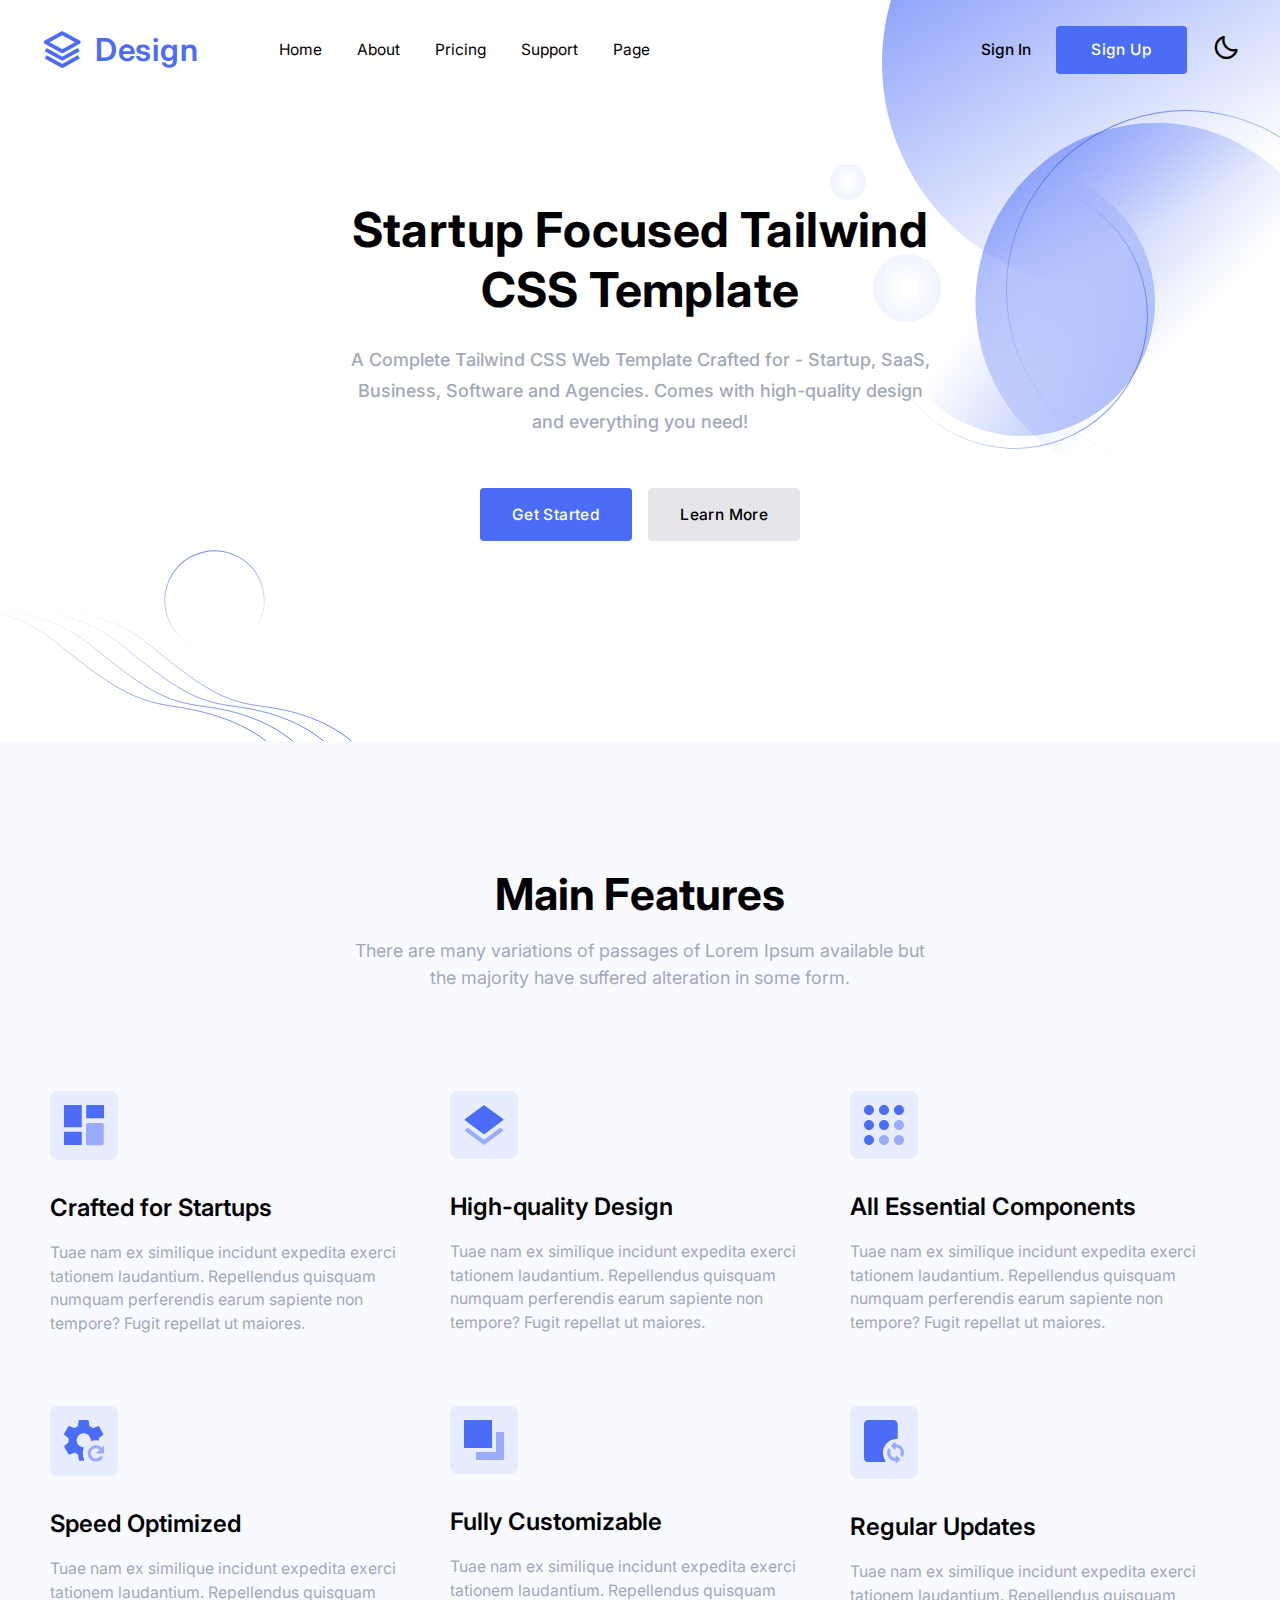
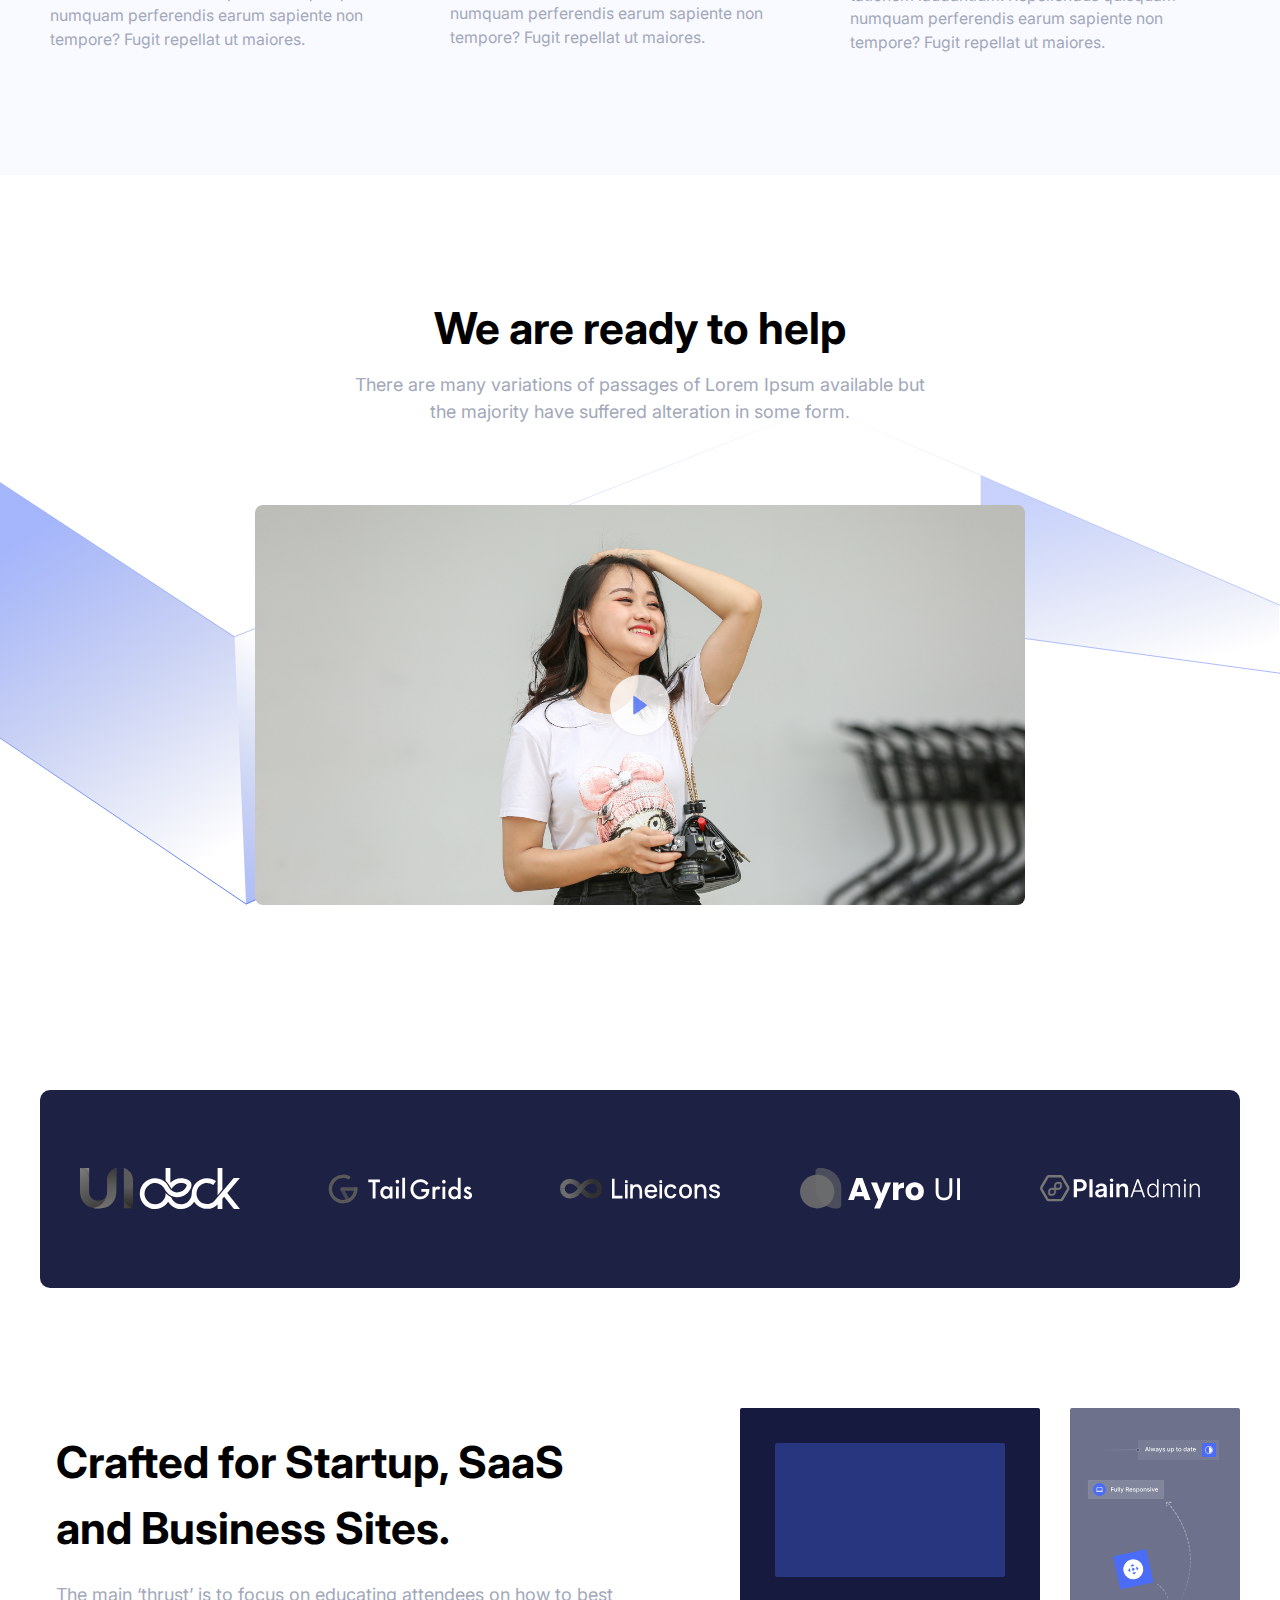
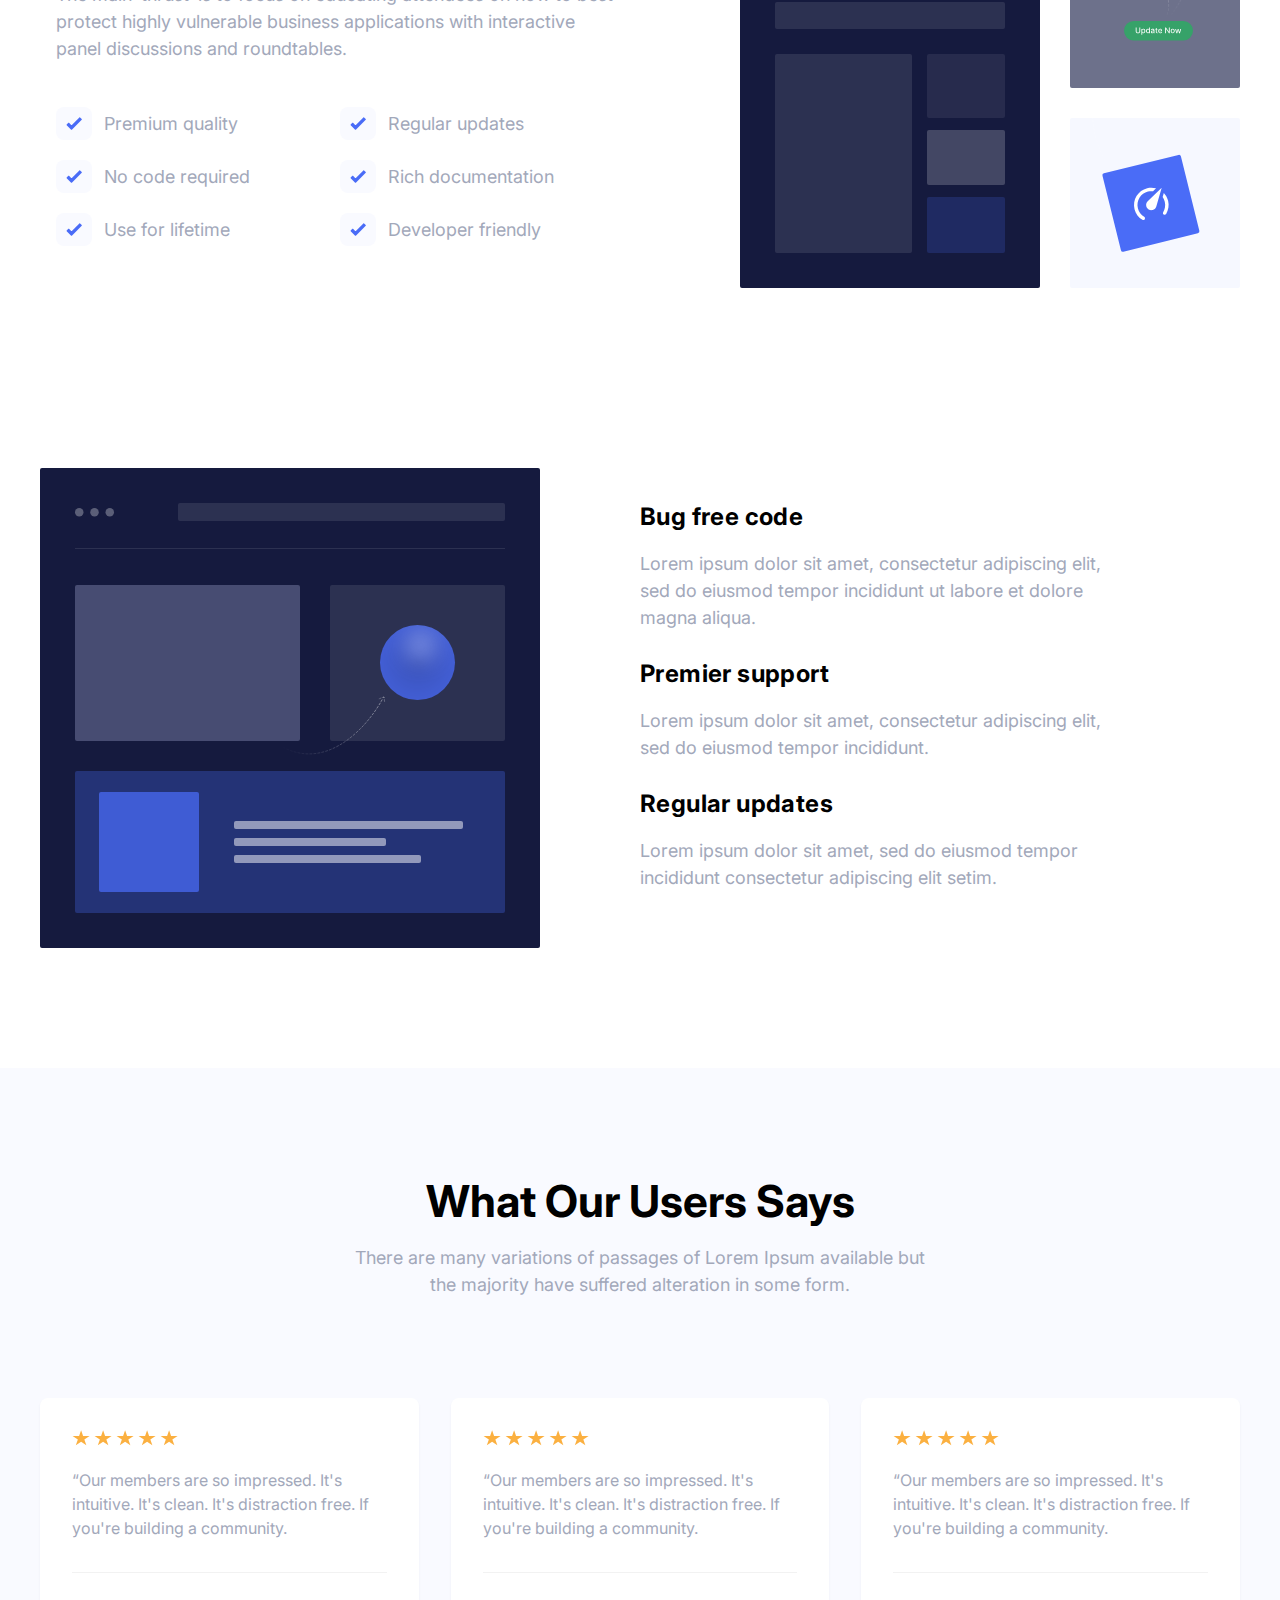
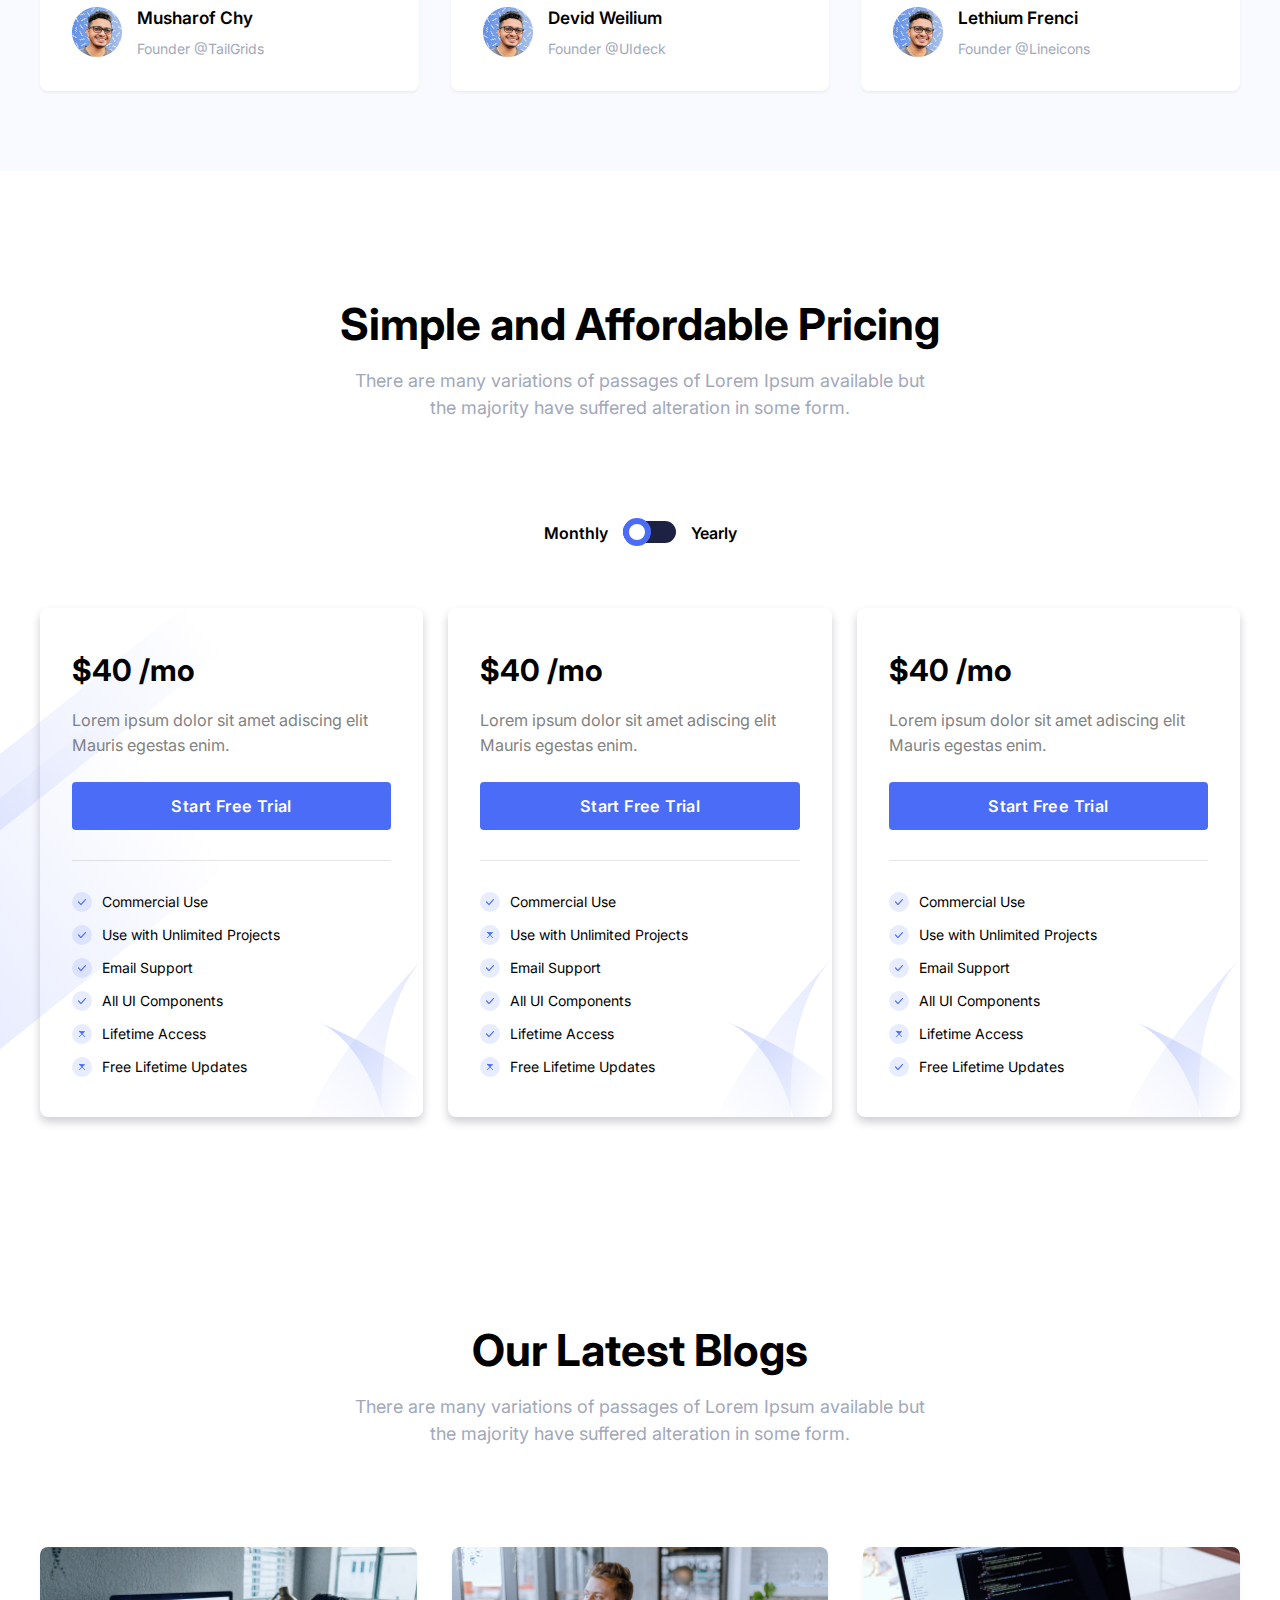
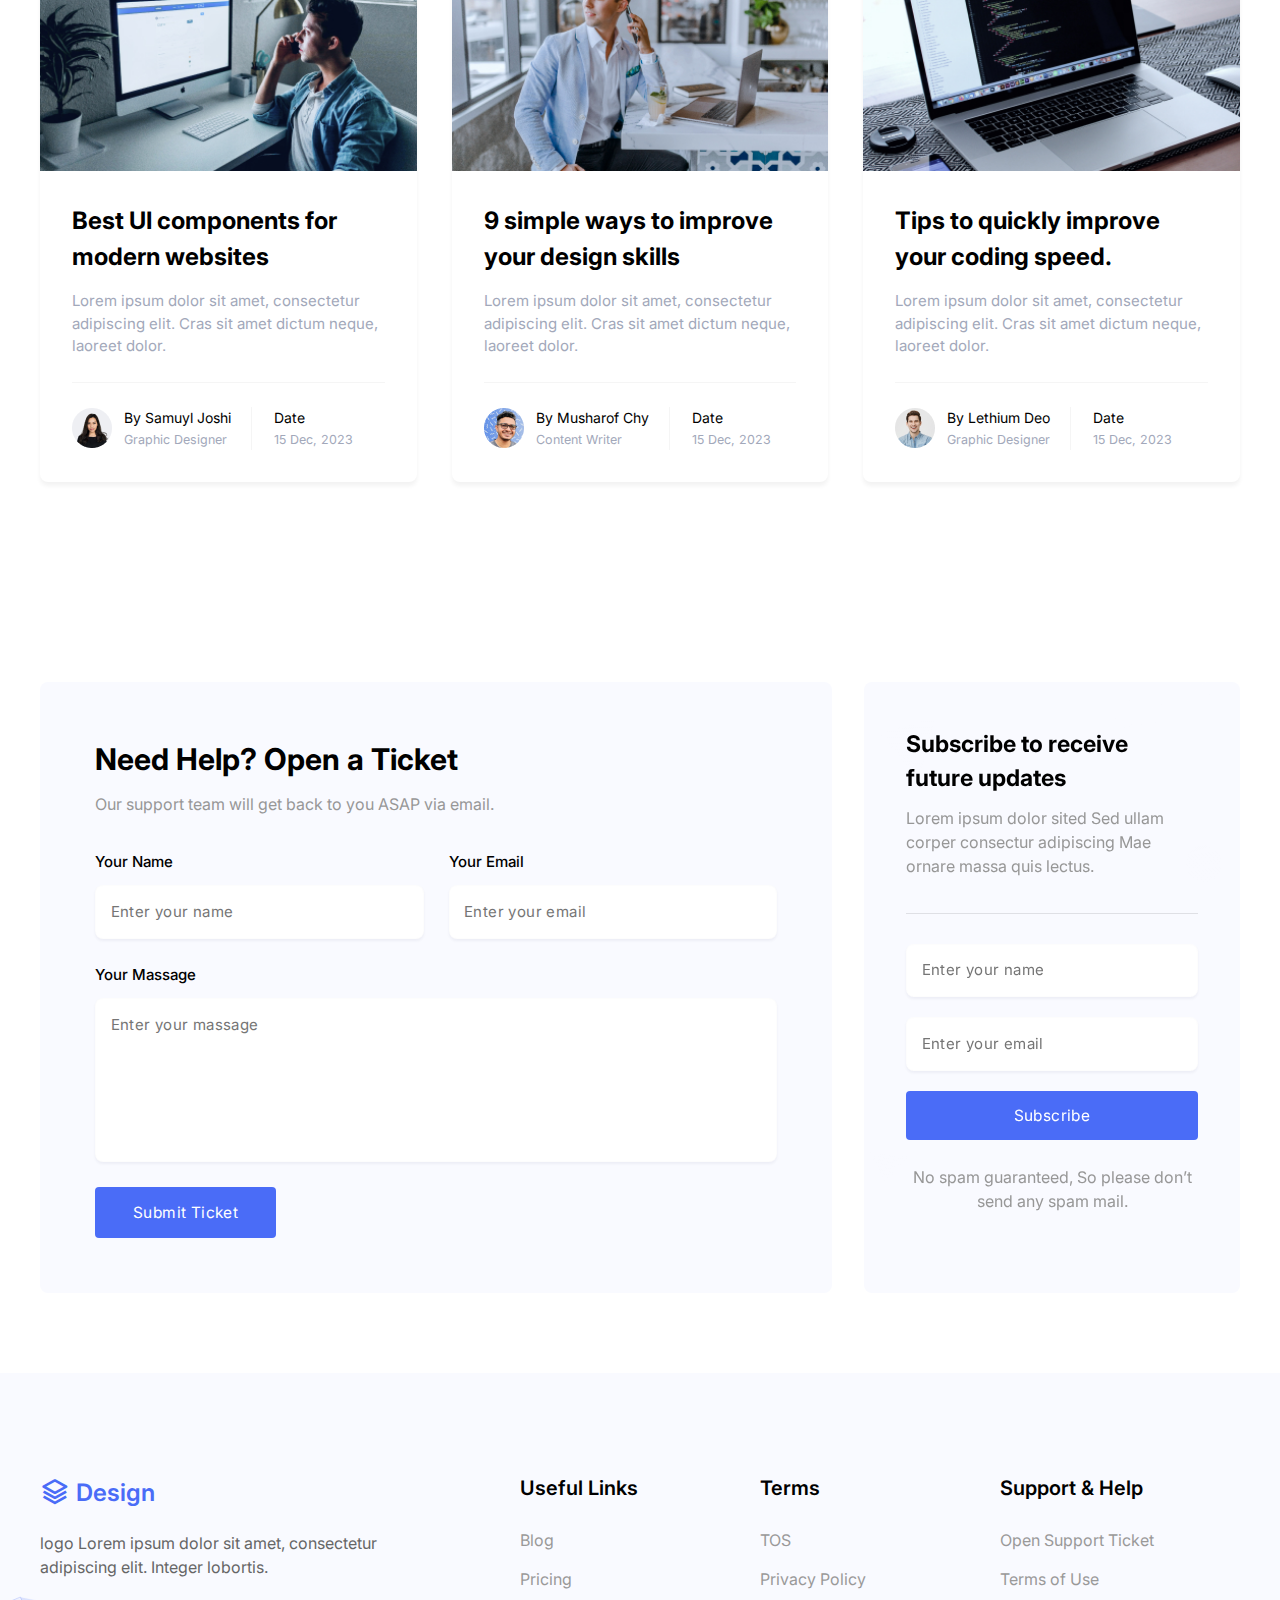
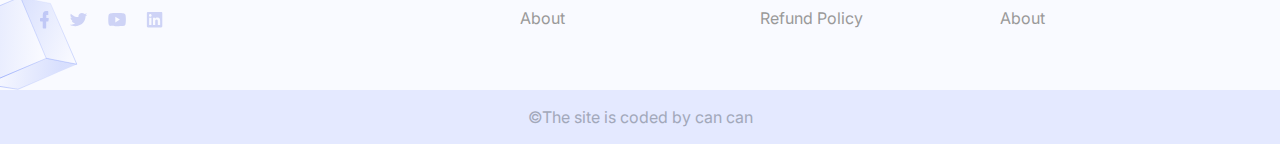
<file: index.html>
<!DOCTYPE html>
<html lang="en">
  <head>
    <meta charset="UTF-8" />
    <meta http-equiv="X-UA-Compatible" content="IE=edge" />
    <meta name="viewport" content="width=device-width, initial-scale=1.0" />
    <title>Design Template 1</title>
    <link rel="preconnect" href="https://fonts.googleapis.com" />
    <link rel="preconnect" href="https://fonts.gstatic.com" crossorigin />
    <link
      href="https://fonts.googleapis.com/css2?family=Inter:wght@100;200;300;400;500;600;700;800;900&display=swap"
      rel="stylesheet"
    />
    <link
      href="https://unpkg.com/boxicons@2.1.2/css/boxicons.min.css"
      rel="stylesheet"
    />
    <link rel="stylesheet" href="./css/style.css" />
  </head>

  <body>
    <!-- header -->
    <div class="header">
      <div class="navbar">
        <div class="container">
          <div class="header-container">
            <div class="header-left">
              <a href="#!" class="header-logo">
                <i class="bx bx-layer"></i>
                Design
              </a>
              <div class="header-navbar">
                <ul class="header-list">
                  <li class="header-items">
                    <a href="#!" class="header-links">Home</a>
                  </li>
                  <li class="header-items">
                    <a href="#!" class="header-links">About</a>
                  </li>
                  <li class="header-items">
                    <a href="#!" class="header-links">Pricing</a>
                  </li>
                  <li class="header-items">
                    <a href="#!" class="header-links">Support</a>
                  </li>
                  <li class="header-items">
                    <a href="#!" class="header-links">Page</a>
                  </li>
                </ul>
              </div>
            </div>
            <div class="header-right">
              <a href="#!">Sign In</a>
              <a href="#!" class="btn btn--primary">Sign Up</a>
              <a href="#!"><i class="bx bx-moon" id="darklight"></i></a>
              <div class="header-menu">
                <a href="#!">
                  <img src="./assets/image/menu.svg" alt="" />
                </a>
              </div>
            </div>
          </div>
        </div>
      </div>
      <div class="container">
        <div class="header-box">
          <h1 class="header-title">Startup Focused Tailwind CSS Template</h1>
          <p class="header-text">
            A Complete Tailwind CSS Web Template Crafted for - Startup, SaaS,
            Business, Software and Agencies. Comes with high-quality design and
            everything you need!
          </p>
          <a href="#!" class="btn btn--primary">Get Started</a>
          <a href="#!" class="btn btn--gray">Learn More</a>
        </div>
      </div>
      <div class="header-svgtop">
        <svg
          width="450"
          height="556"
          viewBox="0 0 450 556"
          fill="none"
          xmlns="http://www.w3.org/2000/svg"
        >
          <circle
            cx="277"
            cy="63"
            r="225"
            fill="url(#paint0_linear_25:217)"
          ></circle>
          <circle
            cx="17.9997"
            cy="182"
            r="18"
            fill="url(#paint1_radial_25:217)"
          ></circle>
          <circle
            cx="76.9997"
            cy="288"
            r="34"
            fill="url(#paint2_radial_25:217)"
          ></circle>
          <circle
            cx="325.486"
            cy="302.87"
            r="180"
            transform="rotate(-37.6852 325.486 302.87)"
            fill="url(#paint3_linear_25:217)"
          ></circle>
          <circle
            opacity="0.8"
            cx="184.521"
            cy="315.521"
            r="132.862"
            transform="rotate(114.874 184.521 315.521)"
            stroke="url(#paint4_linear_25:217)"
          ></circle>
          <circle
            opacity="0.8"
            cx="356"
            cy="290"
            r="179.5"
            transform="rotate(-30 356 290)"
            stroke="url(#paint5_linear_25:217)"
          ></circle>
          <circle
            opacity="0.8"
            cx="191.659"
            cy="302.659"
            r="133.362"
            transform="rotate(133.319 191.659 302.659)"
            fill="url(#paint6_linear_25:217)"
          ></circle>
          <defs>
            <linearGradient
              id="paint0_linear_25:217"
              x1="-54.5003"
              y1="-178"
              x2="222"
              y2="288"
              gradientUnits="userSpaceOnUse"
            >
              <stop stop-color="#4A6CF7"></stop>
              <stop offset="1" stop-color="#4A6CF7" stop-opacity="0"></stop>
            </linearGradient>
            <radialGradient
              id="paint1_radial_25:217"
              cx="0"
              cy="0"
              r="1"
              gradientUnits="userSpaceOnUse"
              gradientTransform="translate(17.9997 182) rotate(90) scale(18)"
            >
              <stop
                offset="0.145833"
                stop-color="#4A6CF7"
                stop-opacity="0"
              ></stop>
              <stop offset="1" stop-color="#4A6CF7" stop-opacity="0.08"></stop>
            </radialGradient>
            <radialGradient
              id="paint2_radial_25:217"
              cx="0"
              cy="0"
              r="1"
              gradientUnits="userSpaceOnUse"
              gradientTransform="translate(76.9997 288) rotate(90) scale(34)"
            >
              <stop
                offset="0.145833"
                stop-color="#4A6CF7"
                stop-opacity="0"
              ></stop>
              <stop offset="1" stop-color="#4A6CF7" stop-opacity="0.08"></stop>
            </radialGradient>
            <linearGradient
              id="paint3_linear_25:217"
              x1="226.775"
              y1="-66.1548"
              x2="292.157"
              y2="351.421"
              gradientUnits="userSpaceOnUse"
            >
              <stop stop-color="#4A6CF7"></stop>
              <stop offset="1" stop-color="#4A6CF7" stop-opacity="0"></stop>
            </linearGradient>
            <linearGradient
              id="paint4_linear_25:217"
              x1="184.521"
              y1="182.159"
              x2="184.521"
              y2="448.882"
              gradientUnits="userSpaceOnUse"
            >
              <stop stop-color="#4A6CF7"></stop>
              <stop offset="1" stop-color="white" stop-opacity="0"></stop>
            </linearGradient>
            <linearGradient
              id="paint5_linear_25:217"
              x1="356"
              y1="110"
              x2="356"
              y2="470"
              gradientUnits="userSpaceOnUse"
            >
              <stop stop-color="#4A6CF7"></stop>
              <stop offset="1" stop-color="white" stop-opacity="0"></stop>
            </linearGradient>
            <linearGradient
              id="paint6_linear_25:217"
              x1="118.524"
              y1="29.2497"
              x2="166.965"
              y2="338.63"
              gradientUnits="userSpaceOnUse"
            >
              <stop stop-color="#4A6CF7"></stop>
              <stop offset="1" stop-color="#4A6CF7" stop-opacity="0"></stop>
            </linearGradient>
          </defs>
        </svg>
      </div>
      <div class="header-svgbottom">
        <svg
          width="364"
          height="201"
          viewBox="0 0 364 201"
          fill="none"
          xmlns="http://www.w3.org/2000/svg"
        >
          <path
            d="M5.88928 72.3303C33.6599 66.4798 101.397 64.9086 150.178 105.427C211.155 156.076 229.59 162.093 264.333 166.607C299.076 171.12 337.718 183.657 362.889 212.24"
            stroke="url(#paint0_linear_25:218)"
          ></path>
          <path
            d="M-22.1107 72.3303C5.65989 66.4798 73.3965 64.9086 122.178 105.427C183.155 156.076 201.59 162.093 236.333 166.607C271.076 171.12 309.718 183.657 334.889 212.24"
            stroke="url(#paint1_linear_25:218)"
          ></path>
          <path
            d="M-53.1107 72.3303C-25.3401 66.4798 42.3965 64.9086 91.1783 105.427C152.155 156.076 170.59 162.093 205.333 166.607C240.076 171.12 278.718 183.657 303.889 212.24"
            stroke="url(#paint2_linear_25:218)"
          ></path>
          <path
            d="M-98.1618 65.0889C-68.1416 60.0601 4.73364 60.4882 56.0734 102.431C120.248 154.86 139.905 161.419 177.137 166.956C214.37 172.493 255.575 186.165 281.856 215.481"
            stroke="url(#paint3_linear_25:218)"
          ></path>
          <circle
            opacity="0.8"
            cx="214.505"
            cy="60.5054"
            r="49.7205"
            transform="rotate(-13.421 214.505 60.5054)"
            stroke="url(#paint4_linear_25:218)"
          ></circle>
          <circle
            cx="220"
            cy="63"
            r="43"
            fill="url(#paint5_radial_25:218)"
          ></circle>
          <defs>
            <linearGradient
              id="paint0_linear_25:218"
              x1="184.389"
              y1="69.2405"
              x2="184.389"
              y2="212.24"
              gradientUnits="userSpaceOnUse"
            >
              <stop stop-color="#4A6CF7" stop-opacity="0"></stop>
              <stop offset="1" stop-color="#4A6CF7"></stop>
            </linearGradient>
            <linearGradient
              id="paint1_linear_25:218"
              x1="156.389"
              y1="69.2405"
              x2="156.389"
              y2="212.24"
              gradientUnits="userSpaceOnUse"
            >
              <stop stop-color="#4A6CF7" stop-opacity="0"></stop>
              <stop offset="1" stop-color="#4A6CF7"></stop>
            </linearGradient>
            <linearGradient
              id="paint2_linear_25:218"
              x1="125.389"
              y1="69.2405"
              x2="125.389"
              y2="212.24"
              gradientUnits="userSpaceOnUse"
            >
              <stop stop-color="#4A6CF7" stop-opacity="0"></stop>
              <stop offset="1" stop-color="#4A6CF7"></stop>
            </linearGradient>
            <linearGradient
              id="paint3_linear_25:218"
              x1="93.8507"
              y1="67.2674"
              x2="89.9278"
              y2="210.214"
              gradientUnits="userSpaceOnUse"
            >
              <stop stop-color="#4A6CF7" stop-opacity="0"></stop>
              <stop offset="1" stop-color="#4A6CF7"></stop>
            </linearGradient>
            <linearGradient
              id="paint4_linear_25:218"
              x1="214.505"
              y1="10.2849"
              x2="212.684"
              y2="99.5816"
              gradientUnits="userSpaceOnUse"
            >
              <stop stop-color="#4A6CF7"></stop>
              <stop offset="1" stop-color="#4A6CF7" stop-opacity="0"></stop>
            </linearGradient>
            <radialGradient
              id="paint5_radial_25:218"
              cx="0"
              cy="0"
              r="1"
              gradientUnits="userSpaceOnUse"
              gradientTransform="translate(220 63) rotate(90) scale(43)"
            >
              <stop
                offset="0.145833"
                stop-color="white"
                stop-opacity="0"
              ></stop>
              <stop offset="1" stop-color="white" stop-opacity="0.08"></stop>
            </radialGradient>
          </defs>
        </svg>
      </div>
    </div>

    <!-- futures -->
    <div class="futures">
      <div class="container">
        <div class="futures-container">
          <h2 class="title">Main Features</h2>
          <p class="futures-textbg">
            There are many variations of passages of Lorem Ipsum available but
            the majority have suffered alteration in some form.
          </p>
          <div class="futures-box">
            <!-- Future Items -->
            <div class="futures-items">
              <div class="futures-svg">
                <svg width="40" height="41" viewBox="0 0 40 41" class="a26">
                  <path
                    opacity="0.5"
                    d="M37.7778 40.2223H24C22.8954 40.2223 22 39.3268 22 38.2223V20.0001C22 18.8955 22.8954 18.0001 24 18.0001H37.7778C38.8823 18.0001 39.7778 18.8955 39.7778 20.0001V38.2223C39.7778 39.3268 38.8823 40.2223 37.7778 40.2223Z"
                  ></path>
                  <path
                    d="M23.2222 0C22.6699 0 22.2222 0.447715 22.2222 1V12.3333C22.2222 12.8856 22.6699 13.3333 23.2222 13.3333H39C39.5523 13.3333 40 12.8856 40 12.3333V0.999999C40 0.447714 39.5523 0 39 0H23.2222ZM0 39C0 39.5523 0.447715 40 1 40H16.7778C17.3301 40 17.7778 39.5523 17.7778 39V27.6667C17.7778 27.1144 17.3301 26.6667 16.7778 26.6667H1C0.447716 26.6667 0 27.1144 0 27.6667V39ZM0 21.2222C0 21.7745 0.447715 22.2222 1 22.2222H16.7778C17.3301 22.2222 17.7778 21.7745 17.7778 21.2222V0.999999C17.7778 0.447714 17.3301 0 16.7778 0H1C0.447716 0 0 0.447715 0 1V21.2222Z"
                  ></path>
                </svg>
              </div>
              <h3 class="futures-name">Crafted for Startups</h3>
              <p class="futures-textsm">
                Tuae nam ex similique incidunt expedita exerci tationem
                laudantium. Repellendus quisquam numquam perferendis earum
                sapiente non tempore? Fugit repellat ut maiores.
              </p>
            </div>
            <!-- Future Items -->
            <div class="futures-items">
              <div class="futures-svg">
                <svg width="40" height="40" viewBox="0 0 40 40" class="a26">
                  <path
                    opacity="0.5"
                    d="M20.5914 34.2584C20.2394 34.5172 19.7603 34.5175 19.408 34.2593L4.19163 23.1079C3.8395 22.8498 3.36065 22.85 3.00873 23.1084L1.09802 24.5111C0.553731 24.9107 0.553731 25.7237 1.09802 26.1233L19.4082 39.5655C19.7604 39.824 20.2396 39.824 20.5918 39.5655L38.9029 26.1226C39.4469 25.7232 39.4473 24.9107 38.9036 24.5109L36.9701 23.0889C36.6177 22.8298 36.1378 22.8297 35.7854 23.0888L20.5914 34.2584Z"
                  ></path>
                  <path
                    d="M19.408 28.931C19.7603 29.1896 20.2396 29.1894 20.5918 28.9306L36.3556 17.3466L38.8979 15.4883C39.4437 15.0894 39.4446 14.275 38.8996 13.8749L20.5918 0.43445C20.2396 0.175911 19.7604 0.175913 19.4082 0.434452L1.09706 13.8774C0.553051 14.2767 0.552712 15.0892 1.09638 15.4891L3.62222 17.3466L19.408 28.931Z"
                  ></path>
                </svg>
              </div>
              <h3 class="futures-name">High-quality Design</h3>
              <p class="futures-textsm">
                Tuae nam ex similique incidunt expedita exerci tationem
                laudantium. Repellendus quisquam numquam perferendis earum
                sapiente non tempore? Fugit repellat ut maiores.
              </p>
            </div>
            <!-- Future Items -->
            <div class="futures-items">
              <div class="futures-svg">
                <svg width="40" height="40" viewBox="0 0 40 40" class="a26">
                  <path
                    opacity="0.5"
                    d="M20 30C22.75 30 25 32.25 25 35C25 37.75 22.75 40 20 40C17.25 40 15 37.75 15 35C15 32.25 17.25 30 20 30ZM35 30C37.75 30 40 32.25 40 35C40 37.75 37.75 40 35 40C32.25 40 30 37.75 30 35C30 32.25 32.25 30 35 30ZM35 15C37.75 15 40 17.25 40 20C40 22.75 37.75 25 35 25C32.25 25 30 22.75 30 20C30 17.25 32.25 15 35 15Z"
                  ></path>
                  <path
                    d="M20 15C22.75 15 25 17.25 25 20C25 22.75 22.75 25 20 25C17.25 25 15 22.75 15 20C15 17.25 17.25 15 20 15ZM20 0C22.75 0 25 2.25 25 5C25 7.75 22.75 10 20 10C17.25 10 15 7.75 15 5C15 2.25 17.25 0 20 0ZM5 30C7.75 30 10 32.25 10 35C10 37.75 7.75 40 5 40C2.25 40 0 37.75 0 35C0 32.25 2.25 30 5 30ZM5 15C7.75 15 10 17.25 10 20C10 22.75 7.75 25 5 25C2.25 25 0 22.75 0 20C0 17.25 2.25 15 5 15ZM5 0C7.75 0 10 2.25 10 5C10 7.75 7.75 10 5 10C2.25 10 0 7.75 0 5C0 2.25 2.25 0 5 0ZM35 0C37.75 0 40 2.25 40 5C40 7.75 37.75 10 35 10C32.25 10 30 7.75 30 5C30 2.25 32.25 0 35 0Z"
                  ></path>
                </svg>
              </div>
              <h3 class="futures-name">All Essential Components</h3>
              <p class="futures-textsm">
                Tuae nam ex similique incidunt expedita exerci tationem
                laudantium. Repellendus quisquam numquam perferendis earum
                sapiente non tempore? Fugit repellat ut maiores.
              </p>
            </div>
            <!-- Future Items -->
            <div class="futures-items">
              <div class="futures-svg">
                <svg width="40" height="42" viewBox="0 0 40 42" class="a26">
                  <path
                    opacity="0.5"
                    d="M31.8943 25.3303C34.1233 25.3303 36.1497 26.1409 37.5682 27.762L39.1464 26.1839C39.4614 25.8689 39.9999 26.092 39.9999 26.5374V32.936C39.9999 33.2121 39.7761 33.436 39.4999 33.436H33.1014C32.6559 33.436 32.4328 32.8974 32.7478 32.5825L35.5418 29.7885C34.5286 28.9779 33.3128 28.37 31.8943 28.37C29.0573 28.37 26.8282 30.599 26.8282 33.436C26.8282 36.273 29.0573 38.5021 31.8943 38.5021C33.3549 38.5021 34.6511 37.844 35.6345 36.8244C35.8406 36.6107 36.1187 36.4756 36.4155 36.4756H38.6535C39.0072 36.4756 39.2477 36.833 39.0881 37.1487C37.7427 39.8107 35.0781 41.5417 31.8943 41.5417C27.4361 41.5417 23.7886 37.8941 23.7886 33.436C23.7886 28.9779 27.4361 25.3303 31.8943 25.3303Z"
                  ></path>
                  <path
                    d="M18.7226 33.436C18.7226 31.3572 19.2513 29.4548 19.9799 27.7285C20.0541 27.5529 19.9264 27.3567 19.7358 27.3567C15.8856 27.3567 12.6433 24.1144 12.6433 20.2642C12.6433 16.414 15.8856 13.1717 19.7358 13.1717C23.586 13.1717 26.8283 16.414 26.8283 20.2642C26.8283 20.5105 27.3897 21.0054 27.6246 20.9313C28.9274 20.5206 30.2827 20.2642 31.8943 20.2642C32.775 20.2642 33.6557 20.4173 34.5364 20.5905C34.7422 20.6309 34.9339 20.4739 34.9339 20.2642C34.9339 19.8699 34.9339 19.3904 34.8787 18.9362C34.827 18.5117 34.9599 18.0636 35.3001 17.8045L38.9868 14.9955C39.3921 14.5902 39.3921 14.1849 39.1894 13.7797L35.1857 6.77316C35.153 6.71599 35.1272 6.65499 35.1021 6.59411C34.9143 6.13895 34.5848 6.08618 34.1135 6.08007C33.9863 6.07841 33.86 6.10354 33.7419 6.15079L29.3957 7.88927C29.0613 8.02302 28.6829 7.96367 28.3887 7.75599C27.6155 7.21023 26.7521 6.75466 25.8752 6.31262C25.5838 6.16573 25.3813 5.88702 25.3335 5.56423L24.6729 1.10574C24.6265 0.792572 24.6613 0.389935 24.3993 0.212245C24.2235 0.0930361 23.9828 0 23.7886 0H15.6829C15.3021 0 14.7424 0.35783 14.6762 0.73726C14.6678 0.785579 14.6661 0.834927 14.6589 0.883445L13.9492 5.67408C13.894 6.04692 13.6313 6.35205 13.2873 6.50604C12.4439 6.88359 11.673 7.42345 10.8193 7.89265C10.5647 8.03264 10.26 8.04143 9.99178 7.92966L5.73545 6.15619C5.61358 6.10541 5.48273 6.07832 5.35072 6.08016C4.8506 6.08715 4.49147 6.1485 4.13234 6.68719L0.0794975 13.7797C-0.123145 14.1849 0.0794976 14.5902 0.484782 14.9955L4.34631 17.9376C4.59456 18.1268 4.74261 18.4216 4.7079 18.7317C4.65068 19.243 4.53762 19.8101 4.53762 20.2642C4.53762 20.6648 4.53762 21.1534 4.59561 21.614C4.64767 22.0276 4.52563 22.4644 4.20164 22.7267L0.484782 25.7355C0.0794976 26.1408 0.0794978 26.5461 0.28214 26.9514L4.33498 34.0439C4.5154 34.4047 4.85644 34.4443 5.35811 34.4486C5.48532 34.4497 5.61152 34.4249 5.72964 34.3776L10.0758 32.6392C10.4102 32.5054 10.7887 32.5648 11.0829 32.7724C11.8561 33.3182 12.7195 33.7738 13.5964 34.2158C13.8878 34.3627 14.0903 34.6414 14.1381 34.9642L14.8616 39.8476C14.8688 39.8961 14.871 39.9453 14.8768 39.994C14.9222 40.3734 15.3145 40.7311 15.8856 40.7311H19.13C19.9191 40.7311 20.4065 39.8523 20.0627 39.1421C19.1998 37.3593 18.7226 35.4573 18.7226 33.436Z"
                  ></path>
                </svg>
              </div>
              <h3 class="futures-name">Speed Optimized</h3>
              <p class="futures-textsm">
                Tuae nam ex similique incidunt expedita exerci tationem
                laudantium. Repellendus quisquam numquam perferendis earum
                sapiente non tempore? Fugit repellat ut maiores.
              </p>
            </div>
            <!-- Future Items -->
            <div class="futures-items">
              <div class="futures-svg">
                <svg width="40" height="40" viewBox="0 0 40 40" class="a26">
                  <path
                    opacity="0.5"
                    d="M39 12C39.5523 12 40 12.4477 40 13V39C40 39.5523 39.5523 40 39 40H13C12.4477 40 12 39.5523 12 39V33C12 32.4477 12.4477 32 13 32H31C31.5523 32 32 31.5523 32 31V13C32 12.4477 32.4477 12 33 12H39Z"
                  ></path>
                  <rect width="28" height="28" rx="1"></rect>
                </svg>
              </div>
              <h3 class="futures-name">Fully Customizable</h3>
              <p class="futures-textsm">
                Tuae nam ex similique incidunt expedita exerci tationem
                laudantium. Repellendus quisquam numquam perferendis earum
                sapiente non tempore? Fugit repellat ut maiores.
              </p>
            </div>
            <!-- Future Items -->
            <div class="futures-items">
              <div class="futures-svg">
                <svg width="40" height="45" viewBox="0 0 40 45" class="a26">
                  <path
                    opacity="0.5"
                    d="M31.579 37.8948C28.6737 37.8948 26.3158 35.5369 26.3158 32.6317C26.3158 31.9159 26.4527 31.2306 26.7135 30.6015C26.7959 30.4027 26.7605 30.1711 26.6083 30.019L24.9997 28.4103C24.7766 28.1872 24.4043 28.2238 24.2487 28.4983C23.5588 29.7145 23.1579 31.125 23.1579 32.6317C23.1579 37.2843 26.9263 41.0527 31.579 41.0527V43.0035C31.579 43.449 32.1175 43.6721 32.4325 43.3571L35.9622 39.8273C36.1575 39.6321 36.1575 39.3155 35.9622 39.1202L32.4325 35.5905C32.1175 35.2755 31.579 35.4986 31.579 35.9441V37.8948ZM31.579 24.2106V22.2598C31.579 21.8144 31.0404 21.5913 30.7254 21.9063L27.1957 25.436C27.0004 25.6313 27.0004 25.9479 27.1957 26.1431L30.7254 29.6729C31.0404 29.9879 31.579 29.7648 31.579 29.3193V27.3685C34.4842 27.3685 36.8421 29.7264 36.8421 32.6317C36.8421 33.3474 36.7052 34.0328 36.4444 34.6618C36.362 34.8606 36.3974 35.0922 36.5496 35.2444L38.1582 36.853C38.3813 37.0762 38.7536 37.0396 38.9092 36.7651C39.5991 35.5488 40 34.1384 40 32.6317C40 27.9791 36.2316 24.2106 31.579 24.2106Z"
                  ></path>
                  <path
                    d="M18.9474 32.6316C18.9474 35.4705 19.8099 38.0969 21.2941 40.2796C21.7904 41.0094 21.3054 42.1053 20.4229 42.1053H4.21053C1.87368 42.1053 0 40.2316 0 37.8947V4.21053C0 1.89474 1.87368 0 4.21053 0H6.31579H16.8421H29.4737C31.7895 0 33.6842 1.87368 33.6842 4.21053V17.9544C33.6842 18.5032 33.1804 18.9474 32.6316 18.9474C25.0737 18.9474 18.9474 25.0737 18.9474 32.6316Z"
                  ></path>
                </svg>
              </div>
              <h3 class="futures-name">Regular Updates</h3>
              <p class="futures-textsm">
                Tuae nam ex similique incidunt expedita exerci tationem
                laudantium. Repellendus quisquam numquam perferendis earum
                sapiente non tempore? Fugit repellat ut maiores.
              </p>
            </div>
          </div>
        </div>
      </div>
    </div>

    <!-- video -->
    <div class="video">
      <div class="container">
        <div class="video-container">
          <h2 class="title">We are ready to help</h2>
          <p class="video-text">
            There are many variations of passages of Lorem Ipsum available but
            the majority have suffered alteration in some form.
          </p>
        </div>
      </div>
      <div class="video-box">
        <div class="video-img">
          <img src="./assets/image/girls.jpg" alt="" />
          <div class="video-arrow">
            <i class="bx bxs-right-arrow"></i>
          </div>
        </div>
        <img src="./assets/image/shape.svg" alt="" class="video-shape" />
      </div>
    </div>

    <!-- brand -->
    <div class="brand">
      <div class="container">
        <div class="brand-container">
          <img src="./assets/image/brand1.svg" alt="" />
          <img src="./assets/image/brand2.svg" alt="" />
          <img src="./assets/image/brand3.svg" alt="" />
          <img src="./assets/image/brand4.svg" alt="" />
          <img src="./assets/image/brand5.svg" alt="" />
        </div>
      </div>
    </div>

    <!-- about -->
    <div class="about">
      <div class="container">
        <div class="about-container">
          <div class="about-left">
            <h2 class="about-title">
              Crafted for Startup, SaaS and Business Sites.
            </h2>
            <p class="about-text">
              The main ‘thrust’ is to focus on educating attendees on how to
              best protect highly vulnerable business applications with
              interactive panel discussions and roundtables.
            </p>
            <div class="about-box">
              <!-- items -->
              <div class="about-items">
                <span>
                  <svg width="16" height="13" viewBox="0 0 16 13" class="a26">
                    <path
                      d="M5.8535 12.6631C5.65824 12.8584 5.34166 12.8584 5.1464 12.6631L0.678505 8.1952C0.483242 7.99994 0.483242 7.68336 0.678505 7.4881L2.32921 5.83739C2.52467 5.64193 2.84166 5.64216 3.03684 5.83791L5.14622 7.95354C5.34147 8.14936 5.65859 8.14952 5.85403 7.95388L13.3797 0.420561C13.575 0.22513 13.8917 0.225051 14.087 0.420383L15.7381 2.07143C15.9333 2.26669 15.9333 2.58327 15.7381 2.77854L5.8535 12.6631Z"
                    ></path>
                  </svg>
                </span>
                <p>Premium quality</p>
              </div>
              <!-- items -->
              <div class="about-items">
                <span>
                  <svg width="16" height="13" viewBox="0 0 16 13" class="a26">
                    <path
                      d="M5.8535 12.6631C5.65824 12.8584 5.34166 12.8584 5.1464 12.6631L0.678505 8.1952C0.483242 7.99994 0.483242 7.68336 0.678505 7.4881L2.32921 5.83739C2.52467 5.64193 2.84166 5.64216 3.03684 5.83791L5.14622 7.95354C5.34147 8.14936 5.65859 8.14952 5.85403 7.95388L13.3797 0.420561C13.575 0.22513 13.8917 0.225051 14.087 0.420383L15.7381 2.07143C15.9333 2.26669 15.9333 2.58327 15.7381 2.77854L5.8535 12.6631Z"
                    ></path>
                  </svg>
                </span>
                <p>Regular updates</p>
              </div>
              <!-- items -->
              <div class="about-items">
                <span>
                  <svg width="16" height="13" viewBox="0 0 16 13" class="a26">
                    <path
                      d="M5.8535 12.6631C5.65824 12.8584 5.34166 12.8584 5.1464 12.6631L0.678505 8.1952C0.483242 7.99994 0.483242 7.68336 0.678505 7.4881L2.32921 5.83739C2.52467 5.64193 2.84166 5.64216 3.03684 5.83791L5.14622 7.95354C5.34147 8.14936 5.65859 8.14952 5.85403 7.95388L13.3797 0.420561C13.575 0.22513 13.8917 0.225051 14.087 0.420383L15.7381 2.07143C15.9333 2.26669 15.9333 2.58327 15.7381 2.77854L5.8535 12.6631Z"
                    ></path>
                  </svg>
                </span>
                <p>No code required</p>
              </div>
              <!-- items -->
              <div class="about-items">
                <span>
                  <svg width="16" height="13" viewBox="0 0 16 13" class="a26">
                    <path
                      d="M5.8535 12.6631C5.65824 12.8584 5.34166 12.8584 5.1464 12.6631L0.678505 8.1952C0.483242 7.99994 0.483242 7.68336 0.678505 7.4881L2.32921 5.83739C2.52467 5.64193 2.84166 5.64216 3.03684 5.83791L5.14622 7.95354C5.34147 8.14936 5.65859 8.14952 5.85403 7.95388L13.3797 0.420561C13.575 0.22513 13.8917 0.225051 14.087 0.420383L15.7381 2.07143C15.9333 2.26669 15.9333 2.58327 15.7381 2.77854L5.8535 12.6631Z"
                    ></path>
                  </svg>
                </span>
                <p>Rich documentation</p>
              </div>
              <!-- items -->
              <div class="about-items">
                <span>
                  <svg width="16" height="13" viewBox="0 0 16 13" class="a26">
                    <path
                      d="M5.8535 12.6631C5.65824 12.8584 5.34166 12.8584 5.1464 12.6631L0.678505 8.1952C0.483242 7.99994 0.483242 7.68336 0.678505 7.4881L2.32921 5.83739C2.52467 5.64193 2.84166 5.64216 3.03684 5.83791L5.14622 7.95354C5.34147 8.14936 5.65859 8.14952 5.85403 7.95388L13.3797 0.420561C13.575 0.22513 13.8917 0.225051 14.087 0.420383L15.7381 2.07143C15.9333 2.26669 15.9333 2.58327 15.7381 2.77854L5.8535 12.6631Z"
                    ></path>
                  </svg>
                </span>
                <p>Use for lifetime</p>
              </div>
              <!-- items -->
              <div class="about-items">
                <span>
                  <svg width="16" height="13" viewBox="0 0 16 13" class="a26">
                    <path
                      d="M5.8535 12.6631C5.65824 12.8584 5.34166 12.8584 5.1464 12.6631L0.678505 8.1952C0.483242 7.99994 0.483242 7.68336 0.678505 7.4881L2.32921 5.83739C2.52467 5.64193 2.84166 5.64216 3.03684 5.83791L5.14622 7.95354C5.34147 8.14936 5.65859 8.14952 5.85403 7.95388L13.3797 0.420561C13.575 0.22513 13.8917 0.225051 14.087 0.420383L15.7381 2.07143C15.9333 2.26669 15.9333 2.58327 15.7381 2.77854L5.8535 12.6631Z"
                    ></path>
                  </svg>
                </span>
                <p>Developer friendly</p>
              </div>
            </div>
          </div>
          <div class="about-right">
            <div class="about-img">
              <img src="./assets/image/about.svg" alt="" />
            </div>
          </div>
        </div>
      </div>
    </div>

    <!-- content -->
    <div class="content">
      <div class="container">
        <div class="content-container">
          <div class="content-img">
            <img src="./assets/image/content.svg" alt="" />
          </div>
          <div class="content-box">
            <div class="content-items">
              <h3 class="content-title">Bug free code</h3>
              <p class="content-text">
                Lorem ipsum dolor sit amet, consectetur adipiscing elit, sed do
                eiusmod tempor incididunt ut labore et dolore magna aliqua.
              </p>
            </div>
            <div class="content-items">
              <h3 class="content-title">Premier support</h3>
              <p class="content-text">
                Lorem ipsum dolor sit amet, consectetur adipiscing elit, sed do
                eiusmod tempor incididunt.
              </p>
            </div>
            <div class="content-items">
              <h3 class="content-title">Regular updates</h3>
              <p class="content-text">
                Lorem ipsum dolor sit amet, sed do eiusmod tempor incididunt
                consectetur adipiscing elit setim.
              </p>
            </div>
          </div>
        </div>
      </div>
    </div>

    <!-- user -->
    <div class="user">
      <div class="container">
        <div class="user-container">
          <h2 class="user-title">What Our Users Says</h2>
          <p class="user-textbg">
            There are many variations of passages of Lorem Ipsum available but
            the majority have suffered alteration in some form.
          </p>
          <div class="user-content">
            <!-- user items -->
            <div class="user-items">
              <div class="user-rate">
                <svg width="18" height="16" viewBox="0 0 18 16" class="a26">
                  <path
                    d="M9.09815 0.361679L11.1054 6.06601H17.601L12.3459 9.59149L14.3532 15.2958L9.09815 11.7703L3.84309 15.2958L5.85035 9.59149L0.595291 6.06601H7.0909L9.09815 0.361679Z"
                  ></path>
                </svg>
                <svg width="18" height="16" viewBox="0 0 18 16" class="a26">
                  <path
                    d="M9.09815 0.361679L11.1054 6.06601H17.601L12.3459 9.59149L14.3532 15.2958L9.09815 11.7703L3.84309 15.2958L5.85035 9.59149L0.595291 6.06601H7.0909L9.09815 0.361679Z"
                  ></path>
                </svg>
                <svg width="18" height="16" viewBox="0 0 18 16" class="a26">
                  <path
                    d="M9.09815 0.361679L11.1054 6.06601H17.601L12.3459 9.59149L14.3532 15.2958L9.09815 11.7703L3.84309 15.2958L5.85035 9.59149L0.595291 6.06601H7.0909L9.09815 0.361679Z"
                  ></path>
                </svg>
                <svg width="18" height="16" viewBox="0 0 18 16" class="a26">
                  <path
                    d="M9.09815 0.361679L11.1054 6.06601H17.601L12.3459 9.59149L14.3532 15.2958L9.09815 11.7703L3.84309 15.2958L5.85035 9.59149L0.595291 6.06601H7.0909L9.09815 0.361679Z"
                  ></path>
                </svg>
                <svg width="18" height="16" viewBox="0 0 18 16" class="a26">
                  <path
                    d="M9.09815 0.361679L11.1054 6.06601H17.601L12.3459 9.59149L14.3532 15.2958L9.09815 11.7703L3.84309 15.2958L5.85035 9.59149L0.595291 6.06601H7.0909L9.09815 0.361679Z"
                  ></path>
                </svg>
              </div>
              <p class="user-text">
                “Our members are so impressed. It's intuitive. It's clean. It's
                distraction free. If you're building a community.
              </p>
              <div class="user-box">
                <div class="user-avata">
                  <img src="./assets/image/avata1.png" alt="" />
                </div>
                <div class="user-info">
                  <a href="#!" class="user-name">Musharof Chy</a>
                  <span class="user-disable">Founder @TailGrids</span>
                </div>
              </div>
            </div>
            <div class="user-items">
              <div class="user-rate">
                <svg width="18" height="16" viewBox="0 0 18 16" class="a26">
                  <path
                    d="M9.09815 0.361679L11.1054 6.06601H17.601L12.3459 9.59149L14.3532 15.2958L9.09815 11.7703L3.84309 15.2958L5.85035 9.59149L0.595291 6.06601H7.0909L9.09815 0.361679Z"
                  ></path>
                </svg>
                <svg width="18" height="16" viewBox="0 0 18 16" class="a26">
                  <path
                    d="M9.09815 0.361679L11.1054 6.06601H17.601L12.3459 9.59149L14.3532 15.2958L9.09815 11.7703L3.84309 15.2958L5.85035 9.59149L0.595291 6.06601H7.0909L9.09815 0.361679Z"
                  ></path>
                </svg>
                <svg width="18" height="16" viewBox="0 0 18 16" class="a26">
                  <path
                    d="M9.09815 0.361679L11.1054 6.06601H17.601L12.3459 9.59149L14.3532 15.2958L9.09815 11.7703L3.84309 15.2958L5.85035 9.59149L0.595291 6.06601H7.0909L9.09815 0.361679Z"
                  ></path>
                </svg>
                <svg width="18" height="16" viewBox="0 0 18 16" class="a26">
                  <path
                    d="M9.09815 0.361679L11.1054 6.06601H17.601L12.3459 9.59149L14.3532 15.2958L9.09815 11.7703L3.84309 15.2958L5.85035 9.59149L0.595291 6.06601H7.0909L9.09815 0.361679Z"
                  ></path>
                </svg>
                <svg width="18" height="16" viewBox="0 0 18 16" class="a26">
                  <path
                    d="M9.09815 0.361679L11.1054 6.06601H17.601L12.3459 9.59149L14.3532 15.2958L9.09815 11.7703L3.84309 15.2958L5.85035 9.59149L0.595291 6.06601H7.0909L9.09815 0.361679Z"
                  ></path>
                </svg>
              </div>
              <p class="user-text">
                “Our members are so impressed. It's intuitive. It's clean. It's
                distraction free. If you're building a community.
              </p>
              <div class="user-box">
                <div class="user-avata">
                  <img src="./assets/image/avata1.png" alt="" />
                </div>
                <div class="user-info">
                  <a href="#!" class="user-name">Devid Weilium</a>
                  <span class="user-disable">Founder @UIdeck</span>
                </div>
              </div>
            </div>
            <div class="user-items">
              <div class="user-rate">
                <svg width="18" height="16" viewBox="0 0 18 16" class="a26">
                  <path
                    d="M9.09815 0.361679L11.1054 6.06601H17.601L12.3459 9.59149L14.3532 15.2958L9.09815 11.7703L3.84309 15.2958L5.85035 9.59149L0.595291 6.06601H7.0909L9.09815 0.361679Z"
                  ></path>
                </svg>
                <svg width="18" height="16" viewBox="0 0 18 16" class="a26">
                  <path
                    d="M9.09815 0.361679L11.1054 6.06601H17.601L12.3459 9.59149L14.3532 15.2958L9.09815 11.7703L3.84309 15.2958L5.85035 9.59149L0.595291 6.06601H7.0909L9.09815 0.361679Z"
                  ></path>
                </svg>
                <svg width="18" height="16" viewBox="0 0 18 16" class="a26">
                  <path
                    d="M9.09815 0.361679L11.1054 6.06601H17.601L12.3459 9.59149L14.3532 15.2958L9.09815 11.7703L3.84309 15.2958L5.85035 9.59149L0.595291 6.06601H7.0909L9.09815 0.361679Z"
                  ></path>
                </svg>
                <svg width="18" height="16" viewBox="0 0 18 16" class="a26">
                  <path
                    d="M9.09815 0.361679L11.1054 6.06601H17.601L12.3459 9.59149L14.3532 15.2958L9.09815 11.7703L3.84309 15.2958L5.85035 9.59149L0.595291 6.06601H7.0909L9.09815 0.361679Z"
                  ></path>
                </svg>
                <svg width="18" height="16" viewBox="0 0 18 16" class="a26">
                  <path
                    d="M9.09815 0.361679L11.1054 6.06601H17.601L12.3459 9.59149L14.3532 15.2958L9.09815 11.7703L3.84309 15.2958L5.85035 9.59149L0.595291 6.06601H7.0909L9.09815 0.361679Z"
                  ></path>
                </svg>
              </div>
              <p class="user-text">
                “Our members are so impressed. It's intuitive. It's clean. It's
                distraction free. If you're building a community.
              </p>
              <div class="user-box">
                <div class="user-avata">
                  <img src="./assets/image/avata1.png" alt="" />
                </div>
                <div class="user-info">
                  <a href="#!" class="user-name">Lethium Frenci</a>
                  <span class="user-disable">Founder @Lineicons</span>
                </div>
              </div>
            </div>
          </div>
        </div>
      </div>
    </div>

    <!-- pricing -->
    <div class="pricing">
      <div class="container">
        <div class="pricing-container">
          <h2 class="pricing-title">Simple and Affordable Pricing</h2>
          <p class="pricing-textbg">
            There are many variations of passages of Lorem Ipsum available but
            the majority have suffered alteration in some form.
          </p>
          <div class="pricing-check">
            <span>Monthly</span>
            <div class="pricing-input" onclick="checkPricingInput(this)"></div>
            <span>Yearly</span>
          </div>
          <div class="pricing-content">
            <!-- pricing items -->
            <div class="pricing-items">
              <span class="pricing-price">$40 /mo</span>
              <p class="pricing-text">
                Lorem ipsum dolor sit amet adiscing elit Mauris egestas enim.
              </p>
              <a href="#!" class="btn btn--primary pricing-btn"
                >Start Free Trial</a
              >
              <ul class="pricing-list">
                <div class="pricing-box">
                  <span>
                    <svg width="8" height="6" viewBox="0 0 8 6" class="a26">
                      <path
                        d="M2.90567 6.00024C2.68031 6.00024 2.48715 5.92812 2.294 5.74764L0.169254 3.43784C-0.0560926 3.18523 -0.0560926 2.78827 0.169254 2.53566C0.39461 2.28298 0.74873 2.28298 0.974086 2.53566L2.90567 4.66497L7.02642 0.189715C7.25175 -0.062913 7.60585 -0.062913 7.83118 0.189715C8.0566 0.442354 8.0566 0.839355 7.83118 1.09198L3.54957 5.78375C3.32415 5.92812 3.09882 6.00024 2.90567 6.00024Z"
                      ></path>
                    </svg>
                  </span>
                  <p>Commercial Use</p>
                </div>
                <div class="pricing-box">
                  <span>
                    <svg width="8" height="6" viewBox="0 0 8 6" class="a26">
                      <path
                        d="M2.90567 6.00024C2.68031 6.00024 2.48715 5.92812 2.294 5.74764L0.169254 3.43784C-0.0560926 3.18523 -0.0560926 2.78827 0.169254 2.53566C0.39461 2.28298 0.74873 2.28298 0.974086 2.53566L2.90567 4.66497L7.02642 0.189715C7.25175 -0.062913 7.60585 -0.062913 7.83118 0.189715C8.0566 0.442354 8.0566 0.839355 7.83118 1.09198L3.54957 5.78375C3.32415 5.92812 3.09882 6.00024 2.90567 6.00024Z"
                      ></path>
                    </svg>
                  </span>
                  <p>Use with Unlimited Projects</p>
                </div>
                <div class="pricing-box">
                  <span>
                    <svg width="8" height="6" viewBox="0 0 8 6" class="a26">
                      <path
                        d="M2.90567 6.00024C2.68031 6.00024 2.48715 5.92812 2.294 5.74764L0.169254 3.43784C-0.0560926 3.18523 -0.0560926 2.78827 0.169254 2.53566C0.39461 2.28298 0.74873 2.28298 0.974086 2.53566L2.90567 4.66497L7.02642 0.189715C7.25175 -0.062913 7.60585 -0.062913 7.83118 0.189715C8.0566 0.442354 8.0566 0.839355 7.83118 1.09198L3.54957 5.78375C3.32415 5.92812 3.09882 6.00024 2.90567 6.00024Z"
                      ></path>
                    </svg>
                  </span>
                  <p>Email Support</p>
                </div>
                <div class="pricing-box">
                  <span>
                    <svg width="8" height="6" viewBox="0 0 8 6" class="a26">
                      <path
                        d="M2.90567 6.00024C2.68031 6.00024 2.48715 5.92812 2.294 5.74764L0.169254 3.43784C-0.0560926 3.18523 -0.0560926 2.78827 0.169254 2.53566C0.39461 2.28298 0.74873 2.28298 0.974086 2.53566L2.90567 4.66497L7.02642 0.189715C7.25175 -0.062913 7.60585 -0.062913 7.83118 0.189715C8.0566 0.442354 8.0566 0.839355 7.83118 1.09198L3.54957 5.78375C3.32415 5.92812 3.09882 6.00024 2.90567 6.00024Z"
                      ></path>
                    </svg>
                  </span>
                  <p>All UI Components</p>
                </div>
                <div class="pricing-box">
                  <span>
                    <svg width="8" height="8" viewBox="0 0 8 8" class="a26 a1C">
                      <path
                        d="M1.40102 0.95486C1.27421 0.828319 1.07219 0.828354 0.945421 0.954965C0.818519 1.08171 0.818519 1.28389 0.945421 1.41063L0.945612 1.41083L3.54915 4.00184L0.955169 6.60202C0.955106 6.60209 0.95504 6.60215 0.954978 6.60222C0.828263 6.72897 0.82833 6.93101 0.955169 7.05769C1.01288 7.11533 1.09989 7.15024 1.17815 7.15024C1.25641 7.15024 1.34342 7.11533 1.40113 7.05769L1.29513 6.95156L1.40113 7.05769L4.00493 4.45706L6.59917 7.0575L6.59936 7.05769C6.65707 7.11533 6.74408 7.15024 6.82234 7.15024C6.9006 7.15024 6.98761 7.11533 7.04532 7.05769C7.17215 6.93102 7.17222 6.729 7.04553 6.60224C7.04546 6.60217 7.04539 6.6021 7.04532 6.60202L4.46051 4.00165L7.05507 1.4009C7.05511 1.40085 7.05516 1.4008 7.05521 1.40076L7.05526 1.40071L6.94907 1.29477L1.40102 0.95486ZM1.40102 0.95486C1.40106 0.954895 1.40109 0.95493 1.40113 0.954965L1.40102 0.95486Z"
                        stroke-width="0.3"
                      ></path>
                    </svg>
                  </span>
                  <p>Lifetime Access</p>
                </div>
                <div class="pricing-box">
                  <span>
                    <svg width="8" height="8" viewBox="0 0 8 8" class="a26 a1C">
                      <path
                        d="M1.40102 0.95486C1.27421 0.828319 1.07219 0.828354 0.945421 0.954965C0.818519 1.08171 0.818519 1.28389 0.945421 1.41063L0.945612 1.41083L3.54915 4.00184L0.955169 6.60202C0.955106 6.60209 0.95504 6.60215 0.954978 6.60222C0.828263 6.72897 0.82833 6.93101 0.955169 7.05769C1.01288 7.11533 1.09989 7.15024 1.17815 7.15024C1.25641 7.15024 1.34342 7.11533 1.40113 7.05769L1.29513 6.95156L1.40113 7.05769L4.00493 4.45706L6.59917 7.0575L6.59936 7.05769C6.65707 7.11533 6.74408 7.15024 6.82234 7.15024C6.9006 7.15024 6.98761 7.11533 7.04532 7.05769C7.17215 6.93102 7.17222 6.729 7.04553 6.60224C7.04546 6.60217 7.04539 6.6021 7.04532 6.60202L4.46051 4.00165L7.05507 1.4009C7.05511 1.40085 7.05516 1.4008 7.05521 1.40076L7.05526 1.40071L6.94907 1.29477L1.40102 0.95486ZM1.40102 0.95486C1.40106 0.954895 1.40109 0.95493 1.40113 0.954965L1.40102 0.95486Z"
                        stroke-width="0.3"
                      ></path>
                    </svg>
                  </span>
                  <p>Free Lifetime Updates</p>
                  <svg
                    width="179"
                    height="158"
                    viewBox="0 0 179 158"
                    fill="none"
                    xmlns="http://www.w3.org/2000/svg"
                  >
                    <path
                      opacity="0.5"
                      d="M75.0002 63.256C115.229 82.3657 136.011 137.496 141.374 162.673C150.063 203.47 207.217 197.755 202.419 167.738C195.393 123.781 137.273 90.3579 75.0002 63.256Z"
                      fill="url(#paint0_linear_70:153)"
                    ></path>
                    <path
                      opacity="0.3"
                      d="M178.255 0.150879C129.388 56.5969 134.648 155.224 143.387 197.482C157.547 265.958 65.9705 295.709 53.1024 246.401C34.2588 174.197 100.939 83.7223 178.255 0.150879Z"
                      fill="url(#paint1_linear_70:153)"
                    ></path>
                    <defs>
                      <linearGradient
                        id="paint0_linear_70:153"
                        x1="69.6694"
                        y1="29.9033"
                        x2="196.108"
                        y2="83.2919"
                        gradientUnits="userSpaceOnUse"
                      >
                        <stop stop-color="#4A6CF7" stop-opacity="0.62"></stop>
                        <stop
                          offset="1"
                          stop-color="#4A6CF7"
                          stop-opacity="0"
                        ></stop>
                      </linearGradient>
                      <linearGradient
                        id="paint1_linear_70:153"
                        x1="165.348"
                        y1="-75.4466"
                        x2="-3.75136"
                        y2="103.645"
                        gradientUnits="userSpaceOnUse"
                      >
                        <stop stop-color="#4A6CF7" stop-opacity="0.62"></stop>
                        <stop
                          offset="1"
                          stop-color="#4A6CF7"
                          stop-opacity="0"
                        ></stop>
                      </linearGradient>
                    </defs>
                  </svg>
                </div>
              </ul>
            </div>
            <!-- pricing items -->
            <div class="pricing-items">
              <span class="pricing-price">$40 /mo</span>
              <p class="pricing-text">
                Lorem ipsum dolor sit amet adiscing elit Mauris egestas enim.
              </p>
              <a href="#!" class="btn btn--primary pricing-btn"
                >Start Free Trial</a
              >
              <ul class="pricing-list">
                <div class="pricing-box">
                  <span>
                    <svg width="8" height="6" viewBox="0 0 8 6" class="a26">
                      <path
                        d="M2.90567 6.00024C2.68031 6.00024 2.48715 5.92812 2.294 5.74764L0.169254 3.43784C-0.0560926 3.18523 -0.0560926 2.78827 0.169254 2.53566C0.39461 2.28298 0.74873 2.28298 0.974086 2.53566L2.90567 4.66497L7.02642 0.189715C7.25175 -0.062913 7.60585 -0.062913 7.83118 0.189715C8.0566 0.442354 8.0566 0.839355 7.83118 1.09198L3.54957 5.78375C3.32415 5.92812 3.09882 6.00024 2.90567 6.00024Z"
                      ></path>
                    </svg>
                  </span>
                  <p>Commercial Use</p>
                </div>
                <div class="pricing-box">
                  <span>
                    <svg width="8" height="8" viewBox="0 0 8 8" class="a26 a1C">
                      <path
                        d="M1.40102 0.95486C1.27421 0.828319 1.07219 0.828354 0.945421 0.954965C0.818519 1.08171 0.818519 1.28389 0.945421 1.41063L0.945612 1.41083L3.54915 4.00184L0.955169 6.60202C0.955106 6.60209 0.95504 6.60215 0.954978 6.60222C0.828263 6.72897 0.82833 6.93101 0.955169 7.05769C1.01288 7.11533 1.09989 7.15024 1.17815 7.15024C1.25641 7.15024 1.34342 7.11533 1.40113 7.05769L1.29513 6.95156L1.40113 7.05769L4.00493 4.45706L6.59917 7.0575L6.59936 7.05769C6.65707 7.11533 6.74408 7.15024 6.82234 7.15024C6.9006 7.15024 6.98761 7.11533 7.04532 7.05769C7.17215 6.93102 7.17222 6.729 7.04553 6.60224C7.04546 6.60217 7.04539 6.6021 7.04532 6.60202L4.46051 4.00165L7.05507 1.4009C7.05511 1.40085 7.05516 1.4008 7.05521 1.40076L7.05526 1.40071L6.94907 1.29477L1.40102 0.95486ZM1.40102 0.95486C1.40106 0.954895 1.40109 0.95493 1.40113 0.954965L1.40102 0.95486Z"
                        stroke-width="0.3"
                      ></path>
                    </svg>
                  </span>
                  <p>Use with Unlimited Projects</p>
                </div>
                <div class="pricing-box">
                  <span>
                    <svg width="8" height="6" viewBox="0 0 8 6" class="a26">
                      <path
                        d="M2.90567 6.00024C2.68031 6.00024 2.48715 5.92812 2.294 5.74764L0.169254 3.43784C-0.0560926 3.18523 -0.0560926 2.78827 0.169254 2.53566C0.39461 2.28298 0.74873 2.28298 0.974086 2.53566L2.90567 4.66497L7.02642 0.189715C7.25175 -0.062913 7.60585 -0.062913 7.83118 0.189715C8.0566 0.442354 8.0566 0.839355 7.83118 1.09198L3.54957 5.78375C3.32415 5.92812 3.09882 6.00024 2.90567 6.00024Z"
                      ></path>
                    </svg>
                  </span>
                  <p>Email Support</p>
                </div>
                <div class="pricing-box">
                  <span>
                    <svg width="8" height="6" viewBox="0 0 8 6" class="a26">
                      <path
                        d="M2.90567 6.00024C2.68031 6.00024 2.48715 5.92812 2.294 5.74764L0.169254 3.43784C-0.0560926 3.18523 -0.0560926 2.78827 0.169254 2.53566C0.39461 2.28298 0.74873 2.28298 0.974086 2.53566L2.90567 4.66497L7.02642 0.189715C7.25175 -0.062913 7.60585 -0.062913 7.83118 0.189715C8.0566 0.442354 8.0566 0.839355 7.83118 1.09198L3.54957 5.78375C3.32415 5.92812 3.09882 6.00024 2.90567 6.00024Z"
                      ></path>
                    </svg>
                  </span>
                  <p>All UI Components</p>
                </div>
                <div class="pricing-box">
                  <span>
                    <svg width="8" height="6" viewBox="0 0 8 6" class="a26">
                      <path
                        d="M2.90567 6.00024C2.68031 6.00024 2.48715 5.92812 2.294 5.74764L0.169254 3.43784C-0.0560926 3.18523 -0.0560926 2.78827 0.169254 2.53566C0.39461 2.28298 0.74873 2.28298 0.974086 2.53566L2.90567 4.66497L7.02642 0.189715C7.25175 -0.062913 7.60585 -0.062913 7.83118 0.189715C8.0566 0.442354 8.0566 0.839355 7.83118 1.09198L3.54957 5.78375C3.32415 5.92812 3.09882 6.00024 2.90567 6.00024Z"
                      ></path>
                    </svg>
                  </span>
                  <p>Lifetime Access</p>
                </div>
                <div class="pricing-box">
                  <span>
                    <svg width="8" height="8" viewBox="0 0 8 8" class="a26 a1C">
                      <path
                        d="M1.40102 0.95486C1.27421 0.828319 1.07219 0.828354 0.945421 0.954965C0.818519 1.08171 0.818519 1.28389 0.945421 1.41063L0.945612 1.41083L3.54915 4.00184L0.955169 6.60202C0.955106 6.60209 0.95504 6.60215 0.954978 6.60222C0.828263 6.72897 0.82833 6.93101 0.955169 7.05769C1.01288 7.11533 1.09989 7.15024 1.17815 7.15024C1.25641 7.15024 1.34342 7.11533 1.40113 7.05769L1.29513 6.95156L1.40113 7.05769L4.00493 4.45706L6.59917 7.0575L6.59936 7.05769C6.65707 7.11533 6.74408 7.15024 6.82234 7.15024C6.9006 7.15024 6.98761 7.11533 7.04532 7.05769C7.17215 6.93102 7.17222 6.729 7.04553 6.60224C7.04546 6.60217 7.04539 6.6021 7.04532 6.60202L4.46051 4.00165L7.05507 1.4009C7.05511 1.40085 7.05516 1.4008 7.05521 1.40076L7.05526 1.40071L6.94907 1.29477L1.40102 0.95486ZM1.40102 0.95486C1.40106 0.954895 1.40109 0.95493 1.40113 0.954965L1.40102 0.95486Z"
                        stroke-width="0.3"
                      ></path>
                    </svg>
                  </span>
                  <p>Free Lifetime Updates</p>
                  <svg
                    width="179"
                    height="158"
                    viewBox="0 0 179 158"
                    fill="none"
                    xmlns="http://www.w3.org/2000/svg"
                  >
                    <path
                      opacity="0.5"
                      d="M75.0002 63.256C115.229 82.3657 136.011 137.496 141.374 162.673C150.063 203.47 207.217 197.755 202.419 167.738C195.393 123.781 137.273 90.3579 75.0002 63.256Z"
                      fill="url(#paint0_linear_70:153)"
                    ></path>
                    <path
                      opacity="0.3"
                      d="M178.255 0.150879C129.388 56.5969 134.648 155.224 143.387 197.482C157.547 265.958 65.9705 295.709 53.1024 246.401C34.2588 174.197 100.939 83.7223 178.255 0.150879Z"
                      fill="url(#paint1_linear_70:153)"
                    ></path>
                    <defs>
                      <linearGradient
                        id="paint0_linear_70:153"
                        x1="69.6694"
                        y1="29.9033"
                        x2="196.108"
                        y2="83.2919"
                        gradientUnits="userSpaceOnUse"
                      >
                        <stop stop-color="#4A6CF7" stop-opacity="0.62"></stop>
                        <stop
                          offset="1"
                          stop-color="#4A6CF7"
                          stop-opacity="0"
                        ></stop>
                      </linearGradient>
                      <linearGradient
                        id="paint1_linear_70:153"
                        x1="165.348"
                        y1="-75.4466"
                        x2="-3.75136"
                        y2="103.645"
                        gradientUnits="userSpaceOnUse"
                      >
                        <stop stop-color="#4A6CF7" stop-opacity="0.62"></stop>
                        <stop
                          offset="1"
                          stop-color="#4A6CF7"
                          stop-opacity="0"
                        ></stop>
                      </linearGradient>
                    </defs>
                  </svg>
                </div>
              </ul>
            </div>
            <!-- pricing items -->
            <div class="pricing-items">
              <span class="pricing-price">$40 /mo</span>
              <p class="pricing-text">
                Lorem ipsum dolor sit amet adiscing elit Mauris egestas enim.
              </p>
              <a href="#!" class="btn btn--primary pricing-btn"
                >Start Free Trial</a
              >
              <ul class="pricing-list">
                <div class="pricing-box">
                  <span>
                    <svg width="8" height="6" viewBox="0 0 8 6" class="a26">
                      <path
                        d="M2.90567 6.00024C2.68031 6.00024 2.48715 5.92812 2.294 5.74764L0.169254 3.43784C-0.0560926 3.18523 -0.0560926 2.78827 0.169254 2.53566C0.39461 2.28298 0.74873 2.28298 0.974086 2.53566L2.90567 4.66497L7.02642 0.189715C7.25175 -0.062913 7.60585 -0.062913 7.83118 0.189715C8.0566 0.442354 8.0566 0.839355 7.83118 1.09198L3.54957 5.78375C3.32415 5.92812 3.09882 6.00024 2.90567 6.00024Z"
                      ></path>
                    </svg>
                  </span>
                  <p>Commercial Use</p>
                </div>
                <div class="pricing-box">
                  <span>
                    <svg width="8" height="6" viewBox="0 0 8 6" class="a26">
                      <path
                        d="M2.90567 6.00024C2.68031 6.00024 2.48715 5.92812 2.294 5.74764L0.169254 3.43784C-0.0560926 3.18523 -0.0560926 2.78827 0.169254 2.53566C0.39461 2.28298 0.74873 2.28298 0.974086 2.53566L2.90567 4.66497L7.02642 0.189715C7.25175 -0.062913 7.60585 -0.062913 7.83118 0.189715C8.0566 0.442354 8.0566 0.839355 7.83118 1.09198L3.54957 5.78375C3.32415 5.92812 3.09882 6.00024 2.90567 6.00024Z"
                      ></path>
                    </svg>
                  </span>
                  <p>Use with Unlimited Projects</p>
                </div>
                <div class="pricing-box">
                  <span>
                    <svg width="8" height="6" viewBox="0 0 8 6" class="a26">
                      <path
                        d="M2.90567 6.00024C2.68031 6.00024 2.48715 5.92812 2.294 5.74764L0.169254 3.43784C-0.0560926 3.18523 -0.0560926 2.78827 0.169254 2.53566C0.39461 2.28298 0.74873 2.28298 0.974086 2.53566L2.90567 4.66497L7.02642 0.189715C7.25175 -0.062913 7.60585 -0.062913 7.83118 0.189715C8.0566 0.442354 8.0566 0.839355 7.83118 1.09198L3.54957 5.78375C3.32415 5.92812 3.09882 6.00024 2.90567 6.00024Z"
                      ></path>
                    </svg>
                  </span>
                  <p>Email Support</p>
                </div>
                <div class="pricing-box">
                  <span>
                    <svg width="8" height="6" viewBox="0 0 8 6" class="a26">
                      <path
                        d="M2.90567 6.00024C2.68031 6.00024 2.48715 5.92812 2.294 5.74764L0.169254 3.43784C-0.0560926 3.18523 -0.0560926 2.78827 0.169254 2.53566C0.39461 2.28298 0.74873 2.28298 0.974086 2.53566L2.90567 4.66497L7.02642 0.189715C7.25175 -0.062913 7.60585 -0.062913 7.83118 0.189715C8.0566 0.442354 8.0566 0.839355 7.83118 1.09198L3.54957 5.78375C3.32415 5.92812 3.09882 6.00024 2.90567 6.00024Z"
                      ></path>
                    </svg>
                  </span>
                  <p>All UI Components</p>
                </div>
                <div class="pricing-box">
                  <span>
                    <svg width="8" height="8" viewBox="0 0 8 8" class="a26 a1C">
                      <path
                        d="M1.40102 0.95486C1.27421 0.828319 1.07219 0.828354 0.945421 0.954965C0.818519 1.08171 0.818519 1.28389 0.945421 1.41063L0.945612 1.41083L3.54915 4.00184L0.955169 6.60202C0.955106 6.60209 0.95504 6.60215 0.954978 6.60222C0.828263 6.72897 0.82833 6.93101 0.955169 7.05769C1.01288 7.11533 1.09989 7.15024 1.17815 7.15024C1.25641 7.15024 1.34342 7.11533 1.40113 7.05769L1.29513 6.95156L1.40113 7.05769L4.00493 4.45706L6.59917 7.0575L6.59936 7.05769C6.65707 7.11533 6.74408 7.15024 6.82234 7.15024C6.9006 7.15024 6.98761 7.11533 7.04532 7.05769C7.17215 6.93102 7.17222 6.729 7.04553 6.60224C7.04546 6.60217 7.04539 6.6021 7.04532 6.60202L4.46051 4.00165L7.05507 1.4009C7.05511 1.40085 7.05516 1.4008 7.05521 1.40076L7.05526 1.40071L6.94907 1.29477L1.40102 0.95486ZM1.40102 0.95486C1.40106 0.954895 1.40109 0.95493 1.40113 0.954965L1.40102 0.95486Z"
                        stroke-width="0.3"
                      ></path>
                    </svg>
                  </span>
                  <p>Lifetime Access</p>
                </div>
                <div class="pricing-box">
                  <span>
                    <svg width="8" height="6" viewBox="0 0 8 6" class="a26">
                      <path
                        d="M2.90567 6.00024C2.68031 6.00024 2.48715 5.92812 2.294 5.74764L0.169254 3.43784C-0.0560926 3.18523 -0.0560926 2.78827 0.169254 2.53566C0.39461 2.28298 0.74873 2.28298 0.974086 2.53566L2.90567 4.66497L7.02642 0.189715C7.25175 -0.062913 7.60585 -0.062913 7.83118 0.189715C8.0566 0.442354 8.0566 0.839355 7.83118 1.09198L3.54957 5.78375C3.32415 5.92812 3.09882 6.00024 2.90567 6.00024Z"
                      ></path>
                    </svg>
                  </span>
                  <p>Free Lifetime Updates</p>
                  <svg
                    width="179"
                    height="158"
                    viewBox="0 0 179 158"
                    fill="none"
                    xmlns="http://www.w3.org/2000/svg"
                  >
                    <path
                      opacity="0.5"
                      d="M75.0002 63.256C115.229 82.3657 136.011 137.496 141.374 162.673C150.063 203.47 207.217 197.755 202.419 167.738C195.393 123.781 137.273 90.3579 75.0002 63.256Z"
                      fill="url(#paint0_linear_70:153)"
                    ></path>
                    <path
                      opacity="0.3"
                      d="M178.255 0.150879C129.388 56.5969 134.648 155.224 143.387 197.482C157.547 265.958 65.9705 295.709 53.1024 246.401C34.2588 174.197 100.939 83.7223 178.255 0.150879Z"
                      fill="url(#paint1_linear_70:153)"
                    ></path>
                    <defs>
                      <linearGradient
                        id="paint0_linear_70:153"
                        x1="69.6694"
                        y1="29.9033"
                        x2="196.108"
                        y2="83.2919"
                        gradientUnits="userSpaceOnUse"
                      >
                        <stop stop-color="#4A6CF7" stop-opacity="0.62"></stop>
                        <stop
                          offset="1"
                          stop-color="#4A6CF7"
                          stop-opacity="0"
                        ></stop>
                      </linearGradient>
                      <linearGradient
                        id="paint1_linear_70:153"
                        x1="165.348"
                        y1="-75.4466"
                        x2="-3.75136"
                        y2="103.645"
                        gradientUnits="userSpaceOnUse"
                      >
                        <stop stop-color="#4A6CF7" stop-opacity="0.62"></stop>
                        <stop
                          offset="1"
                          stop-color="#4A6CF7"
                          stop-opacity="0"
                        ></stop>
                      </linearGradient>
                    </defs>
                  </svg>
                </div>
              </ul>
            </div>
          </div>
          <div class="pricing-svg">
            <svg
              width="239"
              height="601"
              viewBox="0 0 239 601"
              fill="none"
              xmlns="http://www.w3.org/2000/svg"
            >
              <rect
                opacity="0.3"
                x="-184.451"
                y="600.973"
                width="196"
                height="541.607"
                rx="2"
                transform="rotate(-128.7 -184.451 600.973)"
                fill="url(#paint0_linear_93:235)"
              ></rect>
              <rect
                opacity="0.3"
                x="-188.201"
                y="385.272"
                width="59.7544"
                height="541.607"
                rx="2"
                transform="rotate(-128.7 -188.201 385.272)"
                fill="url(#paint1_linear_93:235)"
              ></rect>
              <defs>
                <linearGradient
                  id="paint0_linear_93:235"
                  x1="-90.1184"
                  y1="420.414"
                  x2="-90.1184"
                  y2="1131.65"
                  gradientUnits="userSpaceOnUse"
                >
                  <stop stop-color="#4A6CF7"></stop>
                  <stop offset="1" stop-color="#4A6CF7" stop-opacity="0"></stop>
                </linearGradient>
                <linearGradient
                  id="paint1_linear_93:235"
                  x1="-159.441"
                  y1="204.714"
                  x2="-159.441"
                  y2="915.952"
                  gradientUnits="userSpaceOnUse"
                >
                  <stop stop-color="#4A6CF7"></stop>
                  <stop offset="1" stop-color="#4A6CF7" stop-opacity="0"></stop>
                </linearGradient>
              </defs>
            </svg>
          </div>
        </div>
      </div>
    </div>

    <!-- blog -->
    <div class="blog">
      <div class="container">
        <div class="blog-container">
          <h2 class="blog-titlebg">Our Latest Blogs</h2>
          <p class="blog-textlg">
            There are many variations of passages of Lorem Ipsum available but
            the majority have suffered alteration in some form.
          </p>
          <div class="blog-list">
            <!-- blog items -->
            <div class="blog-items">
              <div class="blog-img">
                <img src="./assets/image/blog1.jpg" alt="" />
              </div>
              <div class="blog-content">
                <h3 class="blog-titlesm">
                  Best UI components for modern websites
                </h3>
                <p class="blog-textsm">
                  Lorem ipsum dolor sit amet, consectetur adipiscing elit. Cras
                  sit amet dictum neque, laoreet dolor.
                </p>
                <div class="blog-user">
                  <div class="blog-avata">
                    <img src="./assets/image/avt1.png" alt="" />
                  </div>
                  <div class="blog-info">
                    <p href="#!" class="blog-name">
                      <a href="#!">By Samuyl Joshi</a>
                    </p>
                    <span>Graphic Designer</span>
                  </div>
                  <div class="blog-date">
                    <p class="blog-name">Date</p>
                    <span>15 Dec, 2023</span>
                  </div>
                </div>
              </div>
            </div>
            <!-- blog items -->
            <div class="blog-items">
              <div class="blog-img">
                <img src="./assets/image/blog2.jpg" alt="" />
              </div>
              <div class="blog-content">
                <h3 class="blog-titlesm">
                  9 simple ways to improve your design skills
                </h3>
                <p class="blog-textsm">
                  Lorem ipsum dolor sit amet, consectetur adipiscing elit. Cras
                  sit amet dictum neque, laoreet dolor.
                </p>
                <div class="blog-user">
                  <div class="blog-avata">
                    <img src="./assets/image/avt2.png" alt="" />
                  </div>
                  <div class="blog-info">
                    <p href="#!" class="blog-name">
                      <a href="#!">By Musharof Chy</a>
                    </p>
                    <span>Content Writer</span>
                  </div>
                  <div class="blog-date">
                    <p class="blog-name">Date</p>
                    <span>15 Dec, 2023</span>
                  </div>
                </div>
              </div>
            </div>
            <!-- blog items -->
            <div class="blog-items">
              <div class="blog-img">
                <img src="./assets/image/blog3.jpg" alt="" />
              </div>
              <div class="blog-content">
                <h3 class="blog-titlesm">
                  Tips to quickly improve your coding speed.
                </h3>
                <p class="blog-textsm">
                  Lorem ipsum dolor sit amet, consectetur adipiscing elit. Cras
                  sit amet dictum neque, laoreet dolor.
                </p>
                <div class="blog-user">
                  <div class="blog-avata">
                    <img src="./assets/image/avt3.png" alt="" />
                  </div>
                  <div class="blog-info">
                    <p href="#!" class="blog-name">
                      <a href="#!">By Lethium Deo</a>
                    </p>
                    <span>Graphic Designer</span>
                  </div>
                  <div class="blog-date">
                    <p class="blog-name">Date</p>
                    <span>15 Dec, 2023</span>
                  </div>
                </div>
              </div>
            </div>
          </div>
        </div>
      </div>
    </div>

    <!-- contact -->
    <div class="contact">
      <div class="container">
        <div class="contact-container">
          <div class="contact-left">
            <h2 class="contact-title">Need Help? Open a Ticket</h2>
            <p class="contact-text">
              Our support team will get back to you ASAP via email.
            </p>
            <div class="contact-form">
              <div class="contact-box">
                <span class="contact-name">Your Name</span>
                <input
                  type="text"
                  class="contact-btn"
                  placeholder="Enter your name"
                />
              </div>
              <div class="contact-box">
                <span class="contact-name">Your Email</span>
                <input
                  type="text"
                  class="contact-btn"
                  placeholder="Enter your email"
                />
              </div>
              <div class="contact-box">
                <span class="contact-name">Your Massage</span>
                <input
                  type="text"
                  class="contact-btn"
                  placeholder="Enter your massage"
                />
              </div>
            </div>
            <a href="#!" class="contact-submit btn btn--primary"
              >Submit Ticket</a
            >
          </div>
          <div class="contact-right">
            <div class="contact-svg">
              <svg
                width="370"
                height="596"
                viewBox="0 0 370 596"
                fill="none"
                xmlns="http://www.w3.org/2000/svg"
              >
                <mask
                  id="mask0_88:141"
                  style="mask-type: alpha"
                  maskUnits="userSpaceOnUse"
                  x="0"
                  y="0"
                  width="370"
                  height="596"
                >
                  <rect width="370" height="596" rx="2" fill="#1D2144"></rect>
                </mask>
                <g mask="url(#mask0_88:141)">
                  <path
                    opacity="0.15"
                    d="M15.4076 50.9571L54.1541 99.0711L71.4489 35.1605L15.4076 50.9571Z"
                    fill="url(#paint0_linear_88:141)"
                  ></path>
                  <path
                    opacity="0.15"
                    d="M20.7137 501.422L44.6431 474.241L6 470.624L20.7137 501.422Z"
                    fill="url(#paint1_linear_88:141)"
                  ></path>
                  <path
                    opacity="0.1"
                    d="M331.676 198.309C344.398 204.636 359.168 194.704 358.107 180.536C357.12 167.363 342.941 159.531 331.265 165.71C318.077 172.69 318.317 191.664 331.676 198.309Z"
                    fill="url(#paint2_linear_88:141)"
                  ></path>
                  <g opacity="0.3">
                    <path
                      d="M209 89.9999C216 77.3332 235.7 50.7999 258.5 45.9999C287 39.9999 303 41.9999 314 30.4999C325 18.9999 334 -3.50014 357 -3.50014C380 -3.50014 395 4.99986 408.5 -8.50014C422 -22.0001 418.5 -46.0001 452 -37.5001C478.8 -30.7001 515.167 -45 530 -53"
                      stroke="url(#paint3_linear_88:141)"
                    ></path>
                    <path
                      d="M251 64.9999C258 52.3332 277.7 25.7999 300.5 20.9999C329 14.9999 345 16.9999 356 5.49986C367 -6.00014 376 -28.5001 399 -28.5001C422 -28.5001 437 -20.0001 450.5 -33.5001C464 -47.0001 460.5 -71.0001 494 -62.5001C520.8 -55.7001 557.167 -70 572 -78"
                      stroke="url(#paint4_linear_88:141)"
                    ></path>
                    <path
                      d="M212 73.9999C219 61.3332 238.7 34.7999 261.5 29.9999C290 23.9999 306 25.9999 317 14.4999C328 2.99986 337 -19.5001 360 -19.5001C383 -19.5001 398 -11.0001 411.5 -24.5001C425 -38.0001 421.5 -62.0001 455 -53.5001C481.8 -46.7001 518.167 -61 533 -69"
                      stroke="url(#paint5_linear_88:141)"
                    ></path>
                    <path
                      d="M249 40.9999C256 28.3332 275.7 1.79986 298.5 -3.00014C327 -9.00014 343 -7.00014 354 -18.5001C365 -30.0001 374 -52.5001 397 -52.5001C420 -52.5001 435 -44.0001 448.5 -57.5001C462 -71.0001 458.5 -95.0001 492 -86.5001C518.8 -79.7001 555.167 -94 570 -102"
                      stroke="url(#paint6_linear_88:141)"
                    ></path>
                  </g>
                </g>
                <defs>
                  <linearGradient
                    id="paint0_linear_88:141"
                    x1="13.4497"
                    y1="63.5059"
                    x2="81.144"
                    y2="41.5072"
                    gradientUnits="userSpaceOnUse"
                  >
                    <stop stop-color="white"></stop>
                    <stop offset="1" stop-color="white" stop-opacity="0"></stop>
                  </linearGradient>
                  <linearGradient
                    id="paint1_linear_88:141"
                    x1="28.1579"
                    y1="501.301"
                    x2="8.69936"
                    y2="464.391"
                    gradientUnits="userSpaceOnUse"
                  >
                    <stop stop-color="white"></stop>
                    <stop offset="1" stop-color="white" stop-opacity="0"></stop>
                  </linearGradient>
                  <linearGradient
                    id="paint2_linear_88:141"
                    x1="338"
                    y1="167"
                    x2="349.488"
                    y2="200.004"
                    gradientUnits="userSpaceOnUse"
                  >
                    <stop stop-color="white"></stop>
                    <stop offset="1" stop-color="white" stop-opacity="0"></stop>
                  </linearGradient>
                  <linearGradient
                    id="paint3_linear_88:141"
                    x1="369.5"
                    y1="-53"
                    x2="369.5"
                    y2="89.9999"
                    gradientUnits="userSpaceOnUse"
                  >
                    <stop stop-color="white"></stop>
                    <stop offset="1" stop-color="white" stop-opacity="0"></stop>
                  </linearGradient>
                  <linearGradient
                    id="paint4_linear_88:141"
                    x1="411.5"
                    y1="-78"
                    x2="411.5"
                    y2="64.9999"
                    gradientUnits="userSpaceOnUse"
                  >
                    <stop stop-color="white"></stop>
                    <stop offset="1" stop-color="white" stop-opacity="0"></stop>
                  </linearGradient>
                  <linearGradient
                    id="paint5_linear_88:141"
                    x1="372.5"
                    y1="-69"
                    x2="372.5"
                    y2="73.9999"
                    gradientUnits="userSpaceOnUse"
                  >
                    <stop stop-color="white"></stop>
                    <stop offset="1" stop-color="white" stop-opacity="0"></stop>
                  </linearGradient>
                  <linearGradient
                    id="paint6_linear_88:141"
                    x1="409.5"
                    y1="-102"
                    x2="409.5"
                    y2="40.9999"
                    gradientUnits="userSpaceOnUse"
                  >
                    <stop stop-color="white"></stop>
                    <stop offset="1" stop-color="white" stop-opacity="0"></stop>
                  </linearGradient>
                </defs>
              </svg>
            </div>
            <h3 class="contact-titlesm">Subscribe to receive future updates</h3>
            <p class="contact-text">
              Lorem ipsum dolor sited Sed ullam corper consectur adipiscing Mae
              ornare massa quis lectus.
            </p>
            <div class="contact-form">
              <input
                type="text"
                class="contact-btn"
                placeholder="Enter your name"
              />
              <input
                type="text"
                class="contact-btn"
                placeholder="Enter your email"
              />
              <a href="#!" class="contact-subsribe btn btn--primary"
                >Subscribe</a
              >
              <p class="contact-text">
                No spam guaranteed, So please don’t send any spam mail.
              </p>
            </div>
          </div>
        </div>
      </div>
    </div>

    <!-- footer -->
    <div class="footer">
      <div class="container">
        <div class="footer-container">
          <div class="footer-box">
            <h2 class="footer-logo">
              <i class="bx bx-layer"></i>
              Design
            </h2>
            <p class="footer-text">
              logo Lorem ipsum dolor sit amet, consectetur adipiscing elit.
              Integer lobortis.
            </p>
            <div class="footer-icons">
              <svg width="9" height="18" viewBox="0 0 9 18" class="a26">
                <path
                  d="M8.13643 7H6.78036H6.29605V6.43548V4.68548V4.12097H6.78036H7.79741C8.06378 4.12097 8.28172 3.89516 8.28172 3.55645V0.564516C8.28172 0.254032 8.088 0 7.79741 0H6.02968C4.11665 0 2.78479 1.58064 2.78479 3.92339V6.37903V6.94355H2.30048H0.65382C0.314802 6.94355 0 7.25403 0 7.70564V9.7379C0 10.1331 0.266371 10.5 0.65382 10.5H2.25205H2.73636V11.0645V16.7379C2.73636 17.1331 3.00273 17.5 3.39018 17.5H5.66644C5.81174 17.5 5.93281 17.4153 6.02968 17.3024C6.12654 17.1895 6.19919 16.9919 6.19919 16.8226V11.0927V10.5282H6.70771H7.79741C8.11222 10.5282 8.35437 10.3024 8.4028 9.96371V9.93548V9.90726L8.74182 7.95968C8.76604 7.7621 8.74182 7.53629 8.59653 7.31048C8.54809 7.16935 8.33016 7.02823 8.13643 7Z"
                ></path>
              </svg>
              <svg width="19" height="14" viewBox="0 0 19 14" class="a26">
                <path
                  d="M16.3024 2.26027L17.375 1.0274C17.6855 0.693493 17.7702 0.436644 17.7984 0.308219C16.9516 0.770548 16.1613 0.924658 15.6532 0.924658H15.4556L15.3427 0.821918C14.6653 0.282534 13.8185 0 12.9153 0C10.9395 0 9.3871 1.48973 9.3871 3.21062C9.3871 3.31336 9.3871 3.46747 9.41532 3.57021L9.5 4.0839L8.90726 4.05822C5.29435 3.95548 2.33065 1.13014 1.85081 0.642123C1.06048 1.92637 1.5121 3.15925 1.99194 3.92979L2.95161 5.36815L1.42742 4.5976C1.45565 5.67637 1.90726 6.52397 2.78226 7.14041L3.54435 7.65411L2.78226 7.93665C3.2621 9.24658 4.33468 9.78596 5.125 9.99144L6.16935 10.2483L5.18145 10.8647C3.60081 11.8921 1.625 11.8151 0.75 11.738C2.52823 12.8682 4.64516 13.125 6.1129 13.125C7.21371 13.125 8.03226 13.0223 8.22984 12.9452C16.1331 11.25 16.5 4.82877 16.5 3.54452V3.36473L16.6694 3.26199C17.629 2.44007 18.0242 2.00342 18.25 1.74658C18.1653 1.77226 18.0524 1.82363 17.9395 1.84932L16.3024 2.26027Z"
                ></path>
              </svg>
              <svg width="18" height="14" viewBox="0 0 18 14" class="a26">
                <path
                  d="M17.5058 2.07119C17.3068 1.2488 16.7099 0.609173 15.9423 0.395963C14.5778 7.26191e-08 9.0627 0 9.0627 0C9.0627 0 3.54766 7.26191e-08 2.18311 0.395963C1.41555 0.609173 0.818561 1.2488 0.619565 2.07119C0.25 3.56366 0.25 6.60953 0.25 6.60953C0.25 6.60953 0.25 9.68585 0.619565 11.1479C0.818561 11.9703 1.41555 12.6099 2.18311 12.8231C3.54766 13.2191 9.0627 13.2191 9.0627 13.2191C9.0627 13.2191 14.5778 13.2191 15.9423 12.8231C16.7099 12.6099 17.3068 11.9703 17.5058 11.1479C17.8754 9.68585 17.8754 6.60953 17.8754 6.60953C17.8754 6.60953 17.8754 3.56366 17.5058 2.07119ZM7.30016 9.44218V3.77687L11.8771 6.60953L7.30016 9.44218Z"
                ></path>
              </svg>
              <svg width="17" height="16" viewBox="0 0 17 16" class="a26">
                <path
                  d="M15.2196 0H1.99991C1.37516 0 0.875366 0.497491 0.875366 1.11936V14.3029C0.875366 14.8999 1.37516 15.4222 1.99991 15.4222H15.1696C15.7943 15.4222 16.2941 14.9247 16.2941 14.3029V1.09448C16.3441 0.497491 15.8443 0 15.2196 0ZM5.44852 13.1089H3.17444V5.7709H5.44852V13.1089ZM4.29899 4.75104C3.54929 4.75104 2.97452 4.15405 2.97452 3.43269C2.97452 2.71133 3.57428 2.11434 4.29899 2.11434C5.02369 2.11434 5.62345 2.71133 5.62345 3.43269C5.62345 4.15405 5.07367 4.75104 4.29899 4.75104ZM14.07 13.1089H11.796V9.55183C11.796 8.7061 11.771 7.58674 10.5964 7.58674C9.39693 7.58674 9.222 8.53198 9.222 9.47721V13.1089H6.94792V5.7709H9.17202V6.79076H9.19701C9.52188 6.19377 10.2466 5.59678 11.3711 5.59678C13.6952 5.59678 14.12 7.08925 14.12 9.12897V13.1089H14.07Z"
                ></path>
              </svg>
            </div>
          </div>
          <div class="footer-box">
            <h2 class="footer-name">Useful Links</h2>
            <ul class="footer-list">
              <li><a href="#!" class="footer-links">Blog</a></li>
              <li><a href="#!" class="footer-links">Pricing</a></li>
              <li><a href="#!" class="footer-links">About</a></li>
            </ul>
          </div>
          <div class="footer-box">
            <h2 class="footer-name">Terms</h2>
            <ul class="footer-list">
              <li><a href="#!" class="footer-links">TOS</a></li>
              <li><a href="#!" class="footer-links">Privacy Policy</a></li>
              <li><a href="#!" class="footer-links">Refund Policy</a></li>
            </ul>
          </div>
          <div class="footer-box">
            <h2 class="footer-name">Support & Help</h2>
            <ul class="footer-list">
              <li><a href="#!" class="footer-links">Open Support Ticket</a></li>
              <li><a href="#!" class="footer-links">Terms of Use</a></li>
              <li><a href="#!" class="footer-links">About</a></li>
            </ul>
          </div>
        </div>
      </div>
      <div class="footer-svg">
        <svg
          width="79"
          height="94"
          viewBox="0 0 79 94"
          fill="none"
          xmlns="http://www.w3.org/2000/svg"
        >
          <rect
            opacity="0.3"
            x="-41"
            y="26.9426"
            width="66.6675"
            height="66.6675"
            transform="rotate(-22.9007 -41 26.9426)"
            fill="url(#paint0_linear_94:889)"
          ></rect>
          <rect
            x="-41"
            y="26.9426"
            width="66.6675"
            height="66.6675"
            transform="rotate(-22.9007 -41 26.9426)"
            stroke="url(#paint1_linear_94:889)"
            stroke-width="0.7"
          ></rect>
          <path
            opacity="0.3"
            d="M50.5215 7.42229L20.325 1.14771L46.2077 62.3249L77.1885 68.2073L50.5215 7.42229Z"
            fill="url(#paint2_linear_94:889)"
          ></path>
          <path
            d="M50.5215 7.42229L20.325 1.14771L46.2077 62.3249L76.7963 68.2073L50.5215 7.42229Z"
            stroke="url(#paint3_linear_94:889)"
            stroke-width="0.7"
          ></path>
          <path
            opacity="0.3"
            d="M17.9721 93.3057L-14.9695 88.2076L46.2077 62.325L77.1885 68.2074L17.9721 93.3057Z"
            fill="url(#paint4_linear_94:889)"
          ></path>
          <path
            d="M17.972 93.3057L-14.1852 88.2076L46.2077 62.325L77.1884 68.2074L17.972 93.3057Z"
            stroke="url(#paint5_linear_94:889)"
            stroke-width="0.7"
          ></path>
          <defs>
            <linearGradient
              id="paint0_linear_94:889"
              x1="-41"
              y1="21.8445"
              x2="36.9671"
              y2="59.8878"
              gradientUnits="userSpaceOnUse"
            >
              <stop stop-color="#4A6CF7" stop-opacity="0.62"></stop>
              <stop offset="1" stop-color="#4A6CF7" stop-opacity="0"></stop>
            </linearGradient>
            <linearGradient
              id="paint1_linear_94:889"
              x1="25.6675"
              y1="95.9631"
              x2="-42.9608"
              y2="20.668"
              gradientUnits="userSpaceOnUse"
            >
              <stop stop-color="#4A6CF7" stop-opacity="0"></stop>
              <stop offset="1" stop-color="#4A6CF7" stop-opacity="0.51"></stop>
            </linearGradient>
            <linearGradient
              id="paint2_linear_94:889"
              x1="20.325"
              y1="-3.98039"
              x2="90.6248"
              y2="25.1062"
              gradientUnits="userSpaceOnUse"
            >
              <stop stop-color="#4A6CF7" stop-opacity="0.62"></stop>
              <stop offset="1" stop-color="#4A6CF7" stop-opacity="0"></stop>
            </linearGradient>
            <linearGradient
              id="paint3_linear_94:889"
              x1="18.3642"
              y1="-1.59742"
              x2="113.9"
              y2="80.6826"
              gradientUnits="userSpaceOnUse"
            >
              <stop stop-color="#4A6CF7" stop-opacity="0"></stop>
              <stop offset="1" stop-color="#4A6CF7" stop-opacity="0.51"></stop>
            </linearGradient>
            <linearGradient
              id="paint4_linear_94:889"
              x1="61.1098"
              y1="62.3249"
              x2="-8.82468"
              y2="58.2156"
              gradientUnits="userSpaceOnUse"
            >
              <stop stop-color="#4A6CF7" stop-opacity="0.62"></stop>
              <stop offset="1" stop-color="#4A6CF7" stop-opacity="0"></stop>
            </linearGradient>
            <linearGradient
              id="paint5_linear_94:889"
              x1="65.4236"
              y1="65.0701"
              x2="24.0178"
              y2="41.6598"
              gradientUnits="userSpaceOnUse"
            >
              <stop stop-color="#4A6CF7" stop-opacity="0"></stop>
              <stop offset="1" stop-color="#4A6CF7" stop-opacity="0.51"></stop>
            </linearGradient>
          </defs>
        </svg>
      </div>
    </div>
    <div class="footer-end">©The site is coded by can can</div>

    <!-- scroll -->
    <div class="scroll">
      <img src="./assets/image/up.svg" alt="" />
    </div>
    <script src="./js/app.js"></script>
  </body>
</html>
</file>
<file: css/style.css>
html {
  font-size: 62.5%;
}

*,
*::before,
*::after {
  box-sizing: border-box;
}

* {
  padding: 0;
  margin: 0;
  font: inherit;
  color: inherit;
}

body {
  font-size: 1.4rem;
  line-height: 1.5;
}

img,
picture,
video,
canvas,
svg {
  display: block;
  max-width: 100%;
}

input,
button,
textarea,
select {
  outline: none;
}

p,
h1,
h2,
h3,
h4,
h5,
h6 {
  overflow-wrap: break-word;
}

h1,
h2,
h3 {
  font-weight: 600;
}

h4,
h5,
h6 {
  font-weight: 500;
}

ul,
li,
a {
  text-decoration: none;
  list-style: none;
  list-style-type: none;
}

:root {
  --primary-color: #4a6cf7;
  --black-color: black;
  --white-color: white;
  --text-color: #a2a8ba;
  --gray-color: #e5e6ea;
  --background-color: white;
  --bg-color: #f9faff;
  --bgdark-color: #1d2144;
  --box-color: #e7ecff;
  --star-color: #fbb040;
  --items-color: white;
}

.darklight {
  --primary-color: #4a6cf7;
  --black-color: white;
  --white-color: black;
  --text-color: #b5b9c6;
  --gray-color: #222749;
  --orange-color: #fbb040;
  --background-color: #090e34;
  --bg-color: #0b113a;
  --box-color: #111a4e;
  --star-color: #fbb040;
  --items-color: #1d2144;
  --bgdark-color: #0d123e;
}

.container {
  width: 100%;
  max-width: 100%;
  margin: 0 auto;
}

@media (min-width: 1200px) {
  .container {
    max-width: 1200px;
  }
}
@media (max-width: 1200px) {
  .container {
    max-width: 960px;
  }
}
@media (max-width: 992px) {
  .container {
    max-width: 720px;
  }
}
@media (max-width: 768px) {
  html {
    font-size: 60%;
  }
  .container {
    max-width: 540px;
  }
}
@media (max-width: 576px) {
  .container {
    max-width: 100%;
    padding: 0 15px;
  }
}
@media (max-width: 465px) {
  html {
    font-size: 58.8%;
  }
}
body {
  position: relative;
  font-family: "Inter", sans-serif;
  overflow-x: hidden;
}

.btn {
  display: inline-block;
  color: white !important;
  letter-spacing: 0.4px;
  border-radius: 4px;
  -webkit-border-radius: 4px;
  -moz-border-radius: 4px;
  -ms-border-radius: 4px;
  -o-border-radius: 4px;
}
.btn--primary {
  background-color: var(--primary-color);
}
.btn--primary:hover {
  filter: brightness(1.1);
  -webkit-filter: brightness(1.1);
}
.btn--gray {
  color: var(--black-color) !important;
  background-color: var(--gray-color);
}

.title, .blog-titlebg, .pricing-title, .user-title, .about-title {
  color: var(--black-color);
  text-align: center;
  font-size: 4.4rem;
  font-weight: 700;
  padding-bottom: 10px;
}
@media (max-width: 992px) {
  .title, .blog-titlebg, .pricing-title, .user-title, .about-title {
    font-size: 4.5rem;
  }
}
@media (max-width: 768px) {
  .title, .blog-titlebg, .pricing-title, .user-title, .about-title {
    font-size: 3.75rem;
  }
}
@media (max-width: 576px) {
  .title, .blog-titlebg, .pricing-title, .user-title, .about-title {
    font-size: 3.2rem;
  }
}

.text, .blog-textlg, .pricing-textbg, .user-textbg, .content-text, .about-items p, .about-text, .video-text, .futures-textbg {
  font-size: 1.8rem;
  color: var(--text-color);
  max-width: 570px;
  text-align: center;
  margin-left: auto;
  margin-right: auto;
}
@media (max-width: 768px) {
  .text, .blog-textlg, .pricing-textbg, .user-textbg, .content-text, .about-items p, .about-text, .video-text, .futures-textbg {
    font-size: 1.72rem;
  }
}

.input, .contact-btn {
  font-size: 1.5rem;
  outline: none;
  letter-spacing: 0.4px;
  color: rgb(77, 77, 77);
  border: none;
  border: 1px solid rgba(240, 240, 240, 0.1);
  box-shadow: 0px 2px 3px rgba(7, 7, 77, 0.05);
  padding: 14.5px;
  border-radius: 8px;
  -webkit-border-radius: 8px;
  -moz-border-radius: 8px;
  -ms-border-radius: 8px;
  -o-border-radius: 8px;
}
.input:focus, .contact-btn:focus {
  outline: 1px solid var(--primary-color);
}

.darklight .input, .darklight .contact-btn {
  color: white;
  background-color: #242b51;
  box-shadow: 0px 5px 10px rgba(4, 10, 34, 0.2);
}

.header {
  background-color: var(--background-color);
  position: relative;
}
.header-container {
  position: relative;
  z-index: 1;
  display: flex;
  justify-content: space-between;
  align-items: center;
  align-items: center;
  height: 100px;
}
.header-left, .header-right, .header-list {
  display: flex;
}
.header-logo {
  display: flex;
  align-items: center;
  gap: 10px;
  font-size: 3.15rem;
  font-weight: 600;
  color: var(--primary-color);
  letter-spacing: 0.8px;
}
.header-logo i {
  font-size: 4.4rem;
}
.header-list {
  align-items: center;
  gap: 0 35px;
  height: 100%;
  margin-left: 80px;
}
.header-items {
  position: relative;
}
.header-links {
  display: block;
  font-size: 1.55rem;
  color: var(--black-color);
  transition: all 0.2s ease-in-out;
  -webkit-transition: all 0.2s ease-in-out;
  -moz-transition: all 0.2s ease-in-out;
  -ms-transition: all 0.2s ease-in-out;
  -o-transition: all 0.2s ease-in-out;
}
.header-links:hover {
  color: var(--primary-color);
}
.header-right {
  align-items: center;
  gap: 0 25px;
}
.header-right a {
  color: var(--black-color);
  font-size: 1.55rem;
  font-weight: 500;
}
.header-right .btn {
  padding: 12px 35px;
}
.header-right i {
  position: relative;
  font-size: 2.8rem;
}
.header-menu {
  display: none;
  width: 28px;
}
.header-box {
  padding: 100px 0 200px 0;
  text-align: center;
}
.header-box a {
  font-size: 1.55rem;
  font-weight: 500;
  padding: 15px 32px;
  margin: 0 6px;
}
.header-title {
  max-width: 50%;
  margin: 0 auto;
  color: var(--black-color);
  font-size: 4.8rem;
  font-weight: 700;
  line-height: 1.25;
  letter-spacing: 0.4px;
}
.header-text {
  font-size: 1.8rem;
  font-weight: 500;
  line-height: 1.72;
  max-width: 50%;
  margin: 25px auto 50px auto;
  color: var(--text-color);
}
.header-svgtop, .header-svgbottom {
  position: absolute;
}
.header-svgtop {
  top: 0;
  right: 0;
}
.header-svgbottom {
  left: 0;
  bottom: 0;
}
@media (max-width: 992px) {
  .header-logo {
    font-size: 2.72rem;
  }
  .header-logo i {
    font-size: 4rem;
  }
  .header-list {
    display: none;
  }
  .header-menu {
    display: block;
  }
}
@media (max-width: 1200px) {
  .header-title {
    max-width: 72%;
  }
  .header-text {
    max-width: 80%;
  }
}
@media (max-width: 992px) {
  .header-title {
    max-width: 85%;
  }
}
@media (max-width: 768px) {
  .header-box {
    padding: 50px 0 100px 0;
  }
  .header-title {
    max-width: 95%;
    font-size: 3.8rem;
  }
  .header-text {
    max-width: 95%;
  }
  .header-right > a:nth-child(1), .header-right > a:nth-child(2) {
    display: none;
  }
}
@media (max-width: 576px) {
  .header-title, .header-text {
    max-width: 100%;
  }
}

.stiky {
  position: fixed;
  top: 0;
  left: 0;
  width: 100%;
  background-color: white;
  box-shadow: inset 0 -1px 0 0 rgba(0, 0, 0, 0.1);
  z-index: 999;
}

.darklight .stiky {
  background-color: rgba(74, 109, 247, 0.2039215686);
  backdrop-filter: blur(5px);
}

.darklight .header-logo {
  color: white;
}

.stiky .header-container {
  height: 75px;
}

.darklight .header-menu img {
  filter: invert(1);
  -webkit-filter: invert(1);
}

.futures {
  padding: 120px 0 50px 0;
  background-color: var(--bg-color);
}
.futures-box {
  display: grid;
  grid-template-columns: repeat(3, 1fr);
  grid-gap: 0;
}
.futures-textbg {
  margin-bottom: 100px;
}
.futures-items {
  padding: 0 10px 70px 10px;
}
.futures-svg {
  display: inline-block;
  padding: 14px;
  background-color: var(--box-color);
  border-radius: 8px;
  -webkit-border-radius: 8px;
  -moz-border-radius: 8px;
  -ms-border-radius: 8px;
  -o-border-radius: 8px;
}
.futures-svg svg {
  color: #4a6cf7;
  fill: currentColor;
}
.futures-name {
  color: var(--black-color);
  font-size: 2.4rem;
  font-weight: 600;
  margin: 25px 0 15px 0;
}
.futures-textsm {
  font-size: 1.58rem;
  color: var(--text-color);
  padding-right: 18px;
}

@media (max-width: 992px) {
  .futures {
    padding-top: 80px;
  }
  .futures-box {
    display: grid;
    grid-template-columns: repeat(2, 1fr);
    grid-gap: 0;
  }
}
@media (max-width: 576px) {
  .futures-box {
    grid-template-columns: 1fr;
  }
  .futures-items {
    text-align: center;
  }
}
.video {
  background-color: var(--background-color);
  padding: 120px 0;
}
.video-text {
  margin-bottom: 80px;
}
.video-box {
  position: relative;
}
.video-img {
  position: relative;
  width: 100%;
  max-width: 770px;
  height: 400px;
  margin: 0 auto;
  border-radius: 8px;
  -webkit-border-radius: 8px;
  -moz-border-radius: 8px;
  -ms-border-radius: 8px;
  -o-border-radius: 8px;
  overflow: hidden;
  z-index: 1;
}
.video-img img {
  width: 100%;
  height: 100%;
  object-fit: cover;
}
.video-img:hover img {
  filter: brightness(1.02);
  -webkit-filter: brightness(1.02);
}
.video-arrow {
  display: flex;
  justify-content: center;
  align-items: center;
  position: absolute;
  top: 50%;
  left: 50%;
  transform: translate(-50%, -50%);
  -webkit-transform: translate(-50%, -50%);
  -moz-transform: translate(-50%, -50%);
  -ms-transform: translate(-50%, -50%);
  -o-transform: translate(-50%, -50%);
  background-color: rgba(255, 255, 255, 0.804);
  width: 60px;
  height: 60px;
  box-shadow: 0 0 2px rgb(205, 205, 205);
  border-radius: 50%;
  -webkit-border-radius: 50%;
  -moz-border-radius: 50%;
  -ms-border-radius: 50%;
  -o-border-radius: 50%;
  transition: all 0.2s ease-in-out;
  -webkit-transition: all 0.2s ease-in-out;
  -moz-transition: all 0.2s ease-in-out;
  -ms-transition: all 0.2s ease-in-out;
  -o-transition: all 0.2s ease-in-out;
}
.video-arrow:hover {
  background-color: white;
  cursor: pointer;
}
.video-arrow i {
  font-size: 2.2rem;
  color: var(--primary-color);
  opacity: 0.8;
}
.video-arrow:hover i {
  opacity: 1;
  transition: all 0.2s ease-in-out;
  -webkit-transition: all 0.2s ease-in-out;
  -moz-transition: all 0.2s ease-in-out;
  -ms-transition: all 0.2s ease-in-out;
  -o-transition: all 0.2s ease-in-out;
}
.video-shape {
  position: absolute;
  top: -100px;
  left: 0;
  width: 100%;
  object-fit: cover;
}

@media (max-width: 992px) {
  .video {
    padding: 80px 0;
  }
}
@media (max-width: 576px) {
  .video-img {
    padding: 0 15px;
  }
  .video-img img {
    border-radius: 5px;
  }
}
.brand {
  background-color: var(--background-color);
  padding-top: 65px;
}
.brand-container {
  display: flex;
  justify-content: space-around;
  align-items: center;
  flex-wrap: wrap;
  min-height: 198px;
  background-color: var(--bgdark-color);
  border-radius: 10px;
  -webkit-border-radius: 10px;
  -moz-border-radius: 10px;
  -ms-border-radius: 10px;
  -o-border-radius: 10px;
}
.brand-container img {
  max-width: 160px;
  filter: grayscale(1);
  -webkit-filter: grayscale(1);
  transition: all 0.2s ease-in-out;
  -webkit-transition: all 0.2s ease-in-out;
  -moz-transition: all 0.2s ease-in-out;
  -ms-transition: all 0.2s ease-in-out;
  -o-transition: all 0.2s ease-in-out;
}
.brand-container img:hover {
  filter: grayscale(0);
  -webkit-filter: grayscale(0);
  cursor: pointer;
}

@media (max-width: 576px) {
  .brand-container {
    flex-direction: column;
    padding: 20px;
    gap: 40px 0;
    flex-wrap: nowrap;
  }
}
.about {
  background-color: var(--background-color);
  padding-top: 120px;
}
.about-container {
  display: grid;
  grid-template-columns: repeat(2, 1fr);
  grid-gap: 0;
  align-items: center;
  padding-bottom: 100px;
}
.about-left {
  padding: 0 16px;
}
.about-img {
  float: right;
}
.about-title {
  text-align: left;
  margin-bottom: 10px;
}
.about-text {
  margin: 0 0 45px 0;
  text-align: left;
}
.about-box {
  display: grid;
  grid-template-columns: repeat(2, 1fr);
  grid-gap: 0;
}
.about-items {
  display: flex;
  align-items: center;
  gap: 12px;
  padding-bottom: 20px;
}
.about-items span {
  display: inline-block;
  background-color: var(--bg-color);
  padding: 10px;
  border-radius: 8px;
  -webkit-border-radius: 8px;
  -moz-border-radius: 8px;
  -ms-border-radius: 8px;
  -o-border-radius: 8px;
}
.about-items span svg {
  color: var(--primary-color);
  fill: currentColor;
}
.about-items p {
  margin: 0;
}

.darklight .about-container {
  border-bottom: 1px solid rgba(255, 255, 255, 0.1);
}

@media (max-width: 576px) {
  .about-container,
.about-box {
    grid-template-columns: 1fr;
  }
  .about-text,
.about-title {
    text-align: center;
  }
}
.content {
  padding: 80px 0 120px 0;
  background-color: var(--background-color);
}
.content-container {
  display: grid;
  grid-template-columns: repeat(2, 1fr);
  grid-gap: 0;
  align-items: center;
}
.content-title {
  font-size: 2.4rem;
  font-weight: 700;
  color: var(--black-color);
  margin-bottom: 15px;
  letter-spacing: 0.4px;
}
.content-text {
  max-width: 470px;
  margin: 0 0 25px 0;
  text-align: left;
}

@media (max-width: 576px) {
  .content-container {
    grid-template-columns: 1fr;
  }
  .content-items {
    text-align: center;
  }
  .content-text {
    text-align: center;
  }
}
.user {
  background-color: var(--bg-color);
}
.user-container {
  padding: 100px 0 80px 0;
}
.user-textbg {
  margin-bottom: 100px;
}
.user-content {
  display: grid;
  grid-template-columns: repeat(3, 1fr);
  grid-gap: 32px;
}
.user-items {
  background-color: var(--items-color);
  padding: 32px;
  box-shadow: 0px 2px 3px rgba(7, 7, 77, 0.05);
  border-radius: 8px;
  -webkit-border-radius: 8px;
  -moz-border-radius: 8px;
  -ms-border-radius: 8px;
  -o-border-radius: 8px;
}
.user-rate {
  display: flex;
  gap: 4px;
}
.user-rate svg {
  color: #fbb040;
  fill: currentColor;
}
.user-text {
  font-size: 1.6rem;
  color: var(--text-color);
  padding: 22px 0 32px 0;
  margin-bottom: 32px;
  border-bottom: 1px solid rgb(242, 242, 242);
}
.user-box {
  display: flex;
  align-items: center;
  gap: 15px;
}
.user-info {
  display: flex;
  flex-direction: column;
  gap: 8px;
}
.user-name {
  color: var(--black-color);
  font-size: 1.72rem;
  font-weight: 600;
}
.user-disable {
  color: var(--text-color);
}

.darklight .user-text {
  border-bottom: 1px solid rgba(255, 255, 255, 0.1);
}

.pricing {
  position: relative;
  background-color: var(--background-color);
  padding: 120px 0 80px 0;
}
.pricing-textbg {
  margin-bottom: 100px;
}
.pricing-check {
  display: flex;
  justify-content: center;
  gap: 15px;
}
.pricing-check span {
  color: var(--black-color);
  font-size: 1.6rem;
  font-weight: 600;
}
.pricing-input {
  position: relative;
  width: 53px;
  height: 22px;
  background-color: var(--bgdark-color);
  border-radius: 20px;
  -webkit-border-radius: 20px;
  -moz-border-radius: 20px;
  -ms-border-radius: 20px;
  -o-border-radius: 20px;
  cursor: pointer;
  margin-bottom: 65px;
}
.pricing-input::before {
  position: absolute;
  content: "";
  top: 50%;
  transform: translateY(-50%);
  -webkit-transform: translateY(-50%);
  -moz-transform: translateY(-50%);
  -ms-transform: translateY(-50%);
  -o-transform: translateY(-50%);
  left: 0;
  width: 28px;
  height: 28px;
  background-color: white;
  border: 6.5px solid var(--primary-color);
  border-radius: 50%;
  -webkit-border-radius: 50%;
  -moz-border-radius: 50%;
  -ms-border-radius: 50%;
  -o-border-radius: 50%;
  transition: all 0.2s ease-in-out;
  -webkit-transition: all 0.2s ease-in-out;
  -moz-transition: all 0.2s ease-in-out;
  -ms-transition: all 0.2s ease-in-out;
  -o-transition: all 0.2s ease-in-out;
}
.pricing-content {
  display: grid;
  grid-template-columns: repeat(3, 1fr);
  grid-gap: 25px;
}
.pricing-items {
  position: relative;
  padding: 40px 32px;
  box-shadow: 0px 5px 10px rgba(4, 10, 34, 0.2);
  background-color: var(--items-color);
  border-radius: 8px;
  -webkit-border-radius: 8px;
  -moz-border-radius: 8px;
  -ms-border-radius: 8px;
  -o-border-radius: 8px;
}
.pricing-price {
  color: var(--black-color);
  font-size: 3rem;
  font-weight: 700;
}
.pricing-text {
  font-size: 1.62rem;
  color: rgb(130, 130, 130);
  margin: 15px 0 25px 0;
}
.pricing-btn {
  display: block;
  font-size: 1.62rem;
  font-weight: 600;
  text-align: center;
  padding: 12px 0;
  margin-bottom: 30px;
}
.pricing-list {
  padding-top: 30px;
  border-top: 1px solid rgba(0, 0, 0, 0.1);
}
.pricing-box {
  display: flex;
  align-items: center;
  gap: 10px;
}
.pricing-box span {
  display: flex;
  justify-content: center;
  align-items: center;
  width: 20px;
  height: 20px;
  background-color: var(--box-color);
  border-radius: 50%;
  -webkit-border-radius: 50%;
  -moz-border-radius: 50%;
  -ms-border-radius: 50%;
  -o-border-radius: 50%;
}
.pricing-box span svg {
  color: #4a6cf7;
  fill: currentColor;
}
.pricing-box:not(:last-child) {
  margin-bottom: 12px;
}
.pricing-box > svg {
  position: absolute;
  right: 0;
  bottom: 0;
}
.pricing-svg {
  position: absolute;
  left: 0;
  bottom: 0;
}

.clickPricingInput::before {
  left: unset;
  margin-left: calc(100% - 25px);
}

.darklight .pricing-input {
  background-color: #1d2144;
}

.darklight .pricing-box span {
  background-color: rgba(74, 109, 247, 0.0901960784);
}

.darklight .pricing-text,
.darklight .pricing-box p {
  color: white;
}

.darklight .pricing-list {
  border-color: rgba(255, 255, 255, 0.1);
}

.blog {
  background-color: var(--background-color);
  padding: 120px 0 80px 0;
}
.blog-textlg {
  margin-bottom: 100px;
}
.blog-list {
  display: grid;
  grid-template-columns: repeat(3, 1fr);
  grid-gap: 35px;
}
.blog-items {
  box-shadow: 0 4px 4px rgba(0, 0, 0, 0.05);
  overflow: hidden;
  border-radius: 8px;
  -webkit-border-radius: 8px;
  -moz-border-radius: 8px;
  -ms-border-radius: 8px;
  -o-border-radius: 8px;
}
.blog-img img {
  width: 100%;
  object-fit: cover;
}
.blog-content {
  padding: 32px;
}
.blog-items {
  background-color: var(--items-color);
}
.blog-titlesm {
  color: var(--black-color);
  font-size: 2.4rem;
  font-weight: 700;
  transition: all 0.2s ease-in-out;
  -webkit-transition: all 0.2s ease-in-out;
  -moz-transition: all 0.2s ease-in-out;
  -ms-transition: all 0.2s ease-in-out;
  -o-transition: all 0.2s ease-in-out;
}
.blog-titlesm:hover {
  color: var(--primary-color);
  cursor: pointer;
}
.blog-textsm {
  font-size: 1.5rem;
  color: var(--text-color);
  margin: 15px 0 24px 0;
  padding-bottom: 24px;
  border-bottom: 1px solid rgba(0, 0, 0, 0.04);
}
.blog-user {
  display: flex;
  align-items: center;
  gap: 12px;
}
.blog-info {
  padding-right: 20px;
  margin-right: 10px;
  border-right: 1px solid rgba(0, 0, 0, 0.04);
}
.blog-info span {
  font-size: 1.25rem;
  color: var(--text-color);
}
.blog-date span {
  font-size: 1.25rem;
  color: var(--text-color);
}
.blog-name {
  color: var(--black-color);
}
.blog-name a {
  transition: all 0.2s ease-in-out;
  -webkit-transition: all 0.2s ease-in-out;
  -moz-transition: all 0.2s ease-in-out;
  -ms-transition: all 0.2s ease-in-out;
  -o-transition: all 0.2s ease-in-out;
}
.blog-name a:hover {
  color: var(--primary-color);
}

.darklight .blog-textsm {
  border-color: rgba(245, 245, 245, 0.04);
}

.contact {
  padding: 120px 0 80px 0;
  background-color: var(--background-color);
}
.contact-container {
  display: grid;
  grid-template-columns: 66% 1fr;
  grid-gap: 32px;
}
.contact-left, .contact-right {
  background-color: var(--bg-color);
  border-radius: 8px;
  -webkit-border-radius: 8px;
  -moz-border-radius: 8px;
  -ms-border-radius: 8px;
  -o-border-radius: 8px;
}
.contact-left {
  padding: 55px;
}
.contact-title {
  font-size: 3rem;
  font-weight: 700;
  color: var(--black-color);
}
.contact-text {
  font-size: 1.6rem;
  color: rgb(151, 151, 151);
  margin: 10px 0 35px 0;
}
.contact-form {
  display: grid;
  grid-template-columns: repeat(2, 1fr);
  grid-gap: 25px;
}
.contact-right .contact-form {
  display: unset;
}
.contact-box span {
  display: block;
  font-size: 1.5rem;
  font-weight: 500;
  color: var(--black-color);
  padding-bottom: 12px;
}
.contact-box input {
  width: 100%;
}
.contact-box:last-child {
  grid-column: span 2;
}
.contact-box:last-child input {
  padding-bottom: 125px;
}
.contact-submit {
  font-size: 1.55rem;
  padding: 14px 38px;
  margin-top: 25px;
}
.contact-right {
  position: relative;
  display: flex;
  flex-direction: column;
  justify-content: center;
  padding: 0 42px;
  z-index: 2;
}
.contact-svg {
  position: absolute;
  top: 0;
  left: 0;
  z-index: -1;
}
.contact-titlesm {
  color: var(--black-color);
  font-size: 2.3rem;
  font-weight: 700;
}
.contact-right .contact-form {
  padding-top: 30px;
  border-top: 1px solid rgba(0, 0, 0, 0.1);
}
.contact-right .contact-form input {
  width: 100%;
  margin-bottom: 20px;
}
.contact-right .contact-form a {
  width: 100%;
  font-size: 1.55rem;
  text-align: center;
  padding: 13px 0;
  margin-bottom: 15px;
}
.contact-right .contact-form p {
  text-align: center;
}

.darklight .contact-text {
  color: rgb(200, 200, 200);
}

.darklight .contact-left {
  background-color: #1d2144;
}

.darklight .contact-right {
  background-color: #0f1849;
}

.footer {
  position: relative;
  background-color: var(--bg-color);
  padding: 100px 0 45px 0;
}
.footer-container {
  display: grid;
  grid-template-columns: 40% 1fr 1fr 1fr;
}
.footer-logo {
  font-size: 2.4rem;
  color: var(--primary-color);
  padding-bottom: 20px;
}
.footer-logo i {
  position: relative;
  font-size: 3rem;
  top: 4.2px;
}
.footer-text {
  max-width: 360px;
  font-size: 1.6rem;
  color: #666;
  margin-bottom: 32px;
}
.footer-icons {
  display: flex;
  align-items: center;
  gap: 20px;
}
.footer-icons svg {
  color: #ced3f6;
  fill: currentColor;
  transition: all 0.2s ease-in-out;
  -webkit-transition: all 0.2s ease-in-out;
  -moz-transition: all 0.2s ease-in-out;
  -ms-transition: all 0.2s ease-in-out;
  -o-transition: all 0.2s ease-in-out;
}
.footer-icons svg:hover {
  color: #4a6cf7;
  cursor: pointer;
}
.footer-name {
  font-size: 2rem;
  font-weight: 600;
  color: var(--black-color);
  margin-bottom: 25px;
}
.footer-links {
  display: block;
  font-size: 1.6rem;
  color: #999;
  margin-bottom: 15px;
  transition: all 0.2s ease-in-out;
  -webkit-transition: all 0.2s ease-in-out;
  -moz-transition: all 0.2s ease-in-out;
  -ms-transition: all 0.2s ease-in-out;
  -o-transition: all 0.2s ease-in-out;
}
.footer-links:hover {
  color: var(--primary-color);
}
.footer-svg {
  position: absolute;
  left: 0;
  bottom: 0;
}
.footer-end {
  font-size: 1.6rem;
  color: var(--text-color);
  text-align: center;
  background-color: #e4e9ff;
  padding: 15px 0;
}

.darklight .footer-end {
  background-color: #131b52;
}

.scroll {
  position: fixed;
  width: 38px;
  height: 38px;
  right: 35px;
  bottom: 35px;
  background-color: var(--primary-color);
  color: white;
  cursor: pointer;
  border-radius: 4px;
  -webkit-border-radius: 4px;
  -moz-border-radius: 4px;
  -ms-border-radius: 4px;
  -o-border-radius: 4px;
  display: none;
}
.scroll img {
  position: absolute;
  top: 50%;
  left: 50%;
  transform: translate(-50%, -50%);
  -webkit-transform: translate(-50%, -50%);
  -moz-transform: translate(-50%, -50%);
  -ms-transform: translate(-50%, -50%);
  -o-transform: translate(-50%, -50%);
  width: 22px;
  filter: invert(1);
  -webkit-filter: invert(1);
}

.displayScroll {
  display: block !important;
}

/*# sourceMappingURL=style.css.map */
</file>
